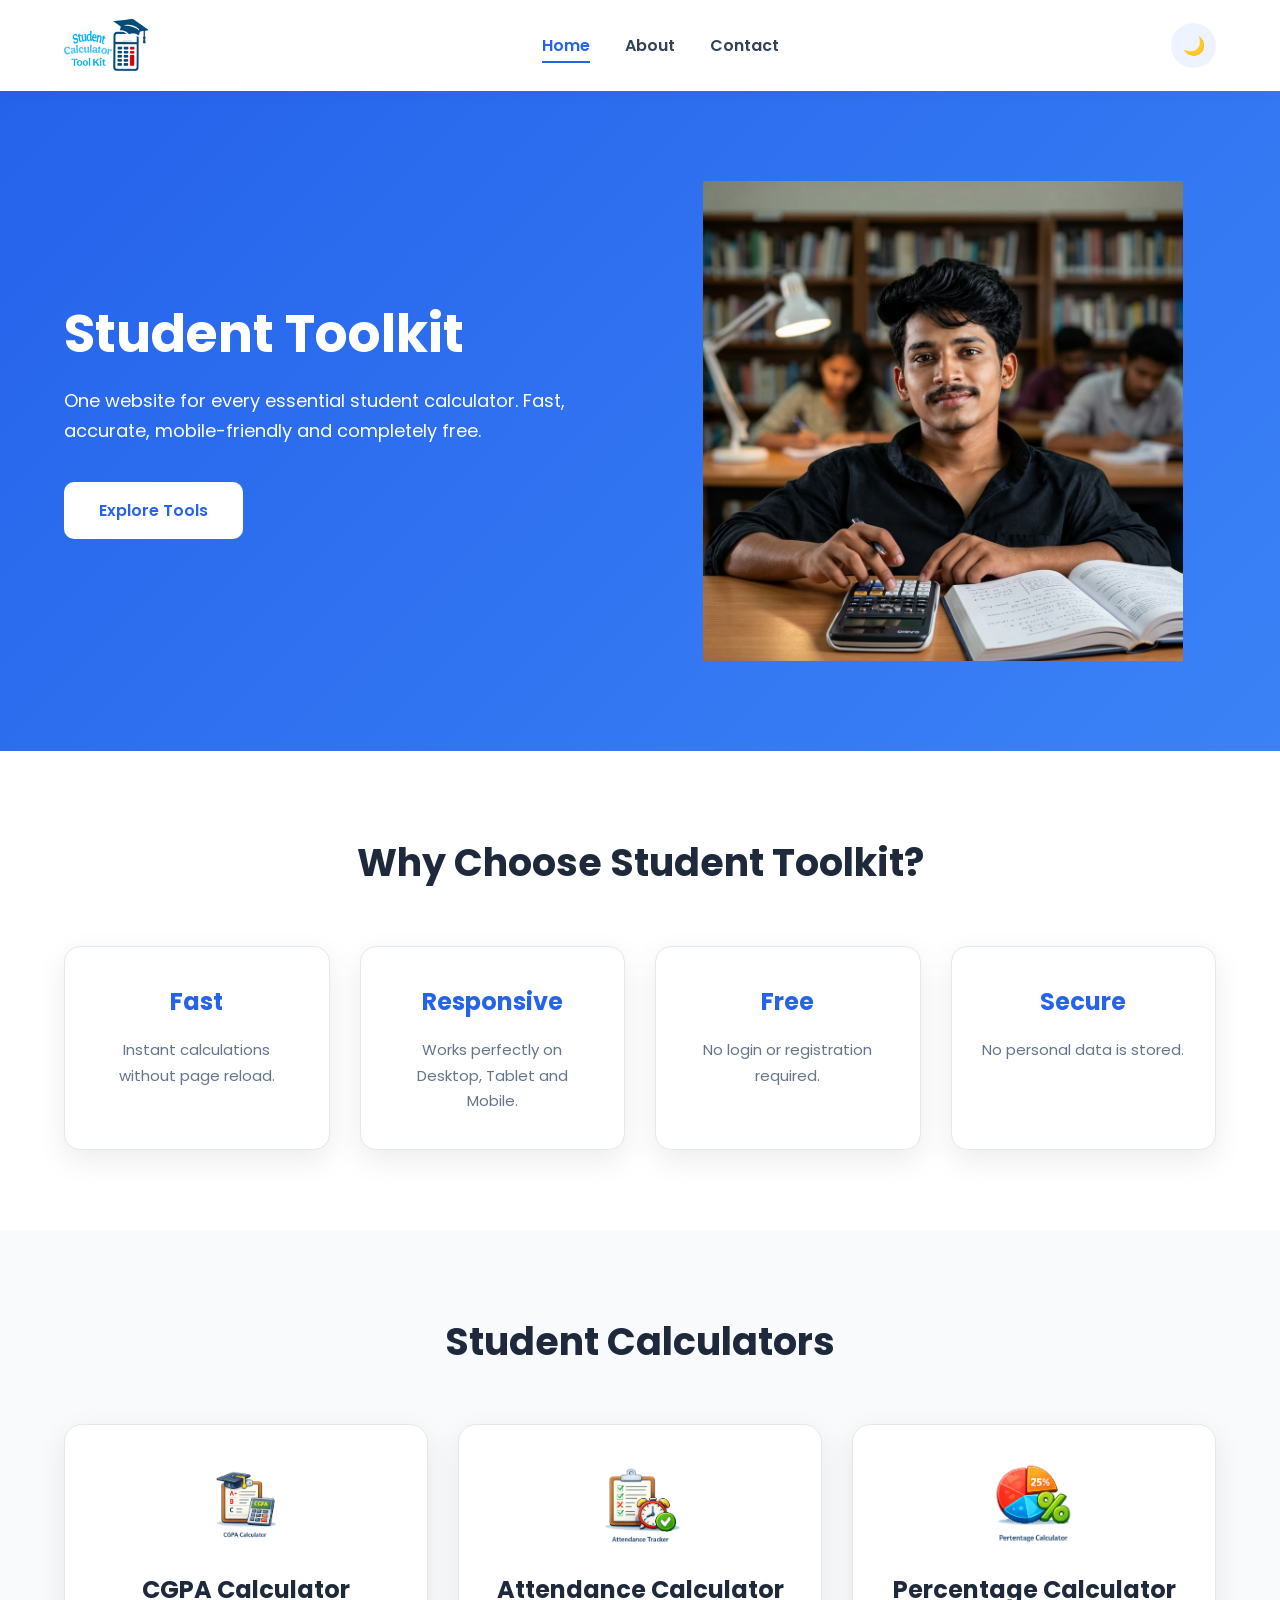
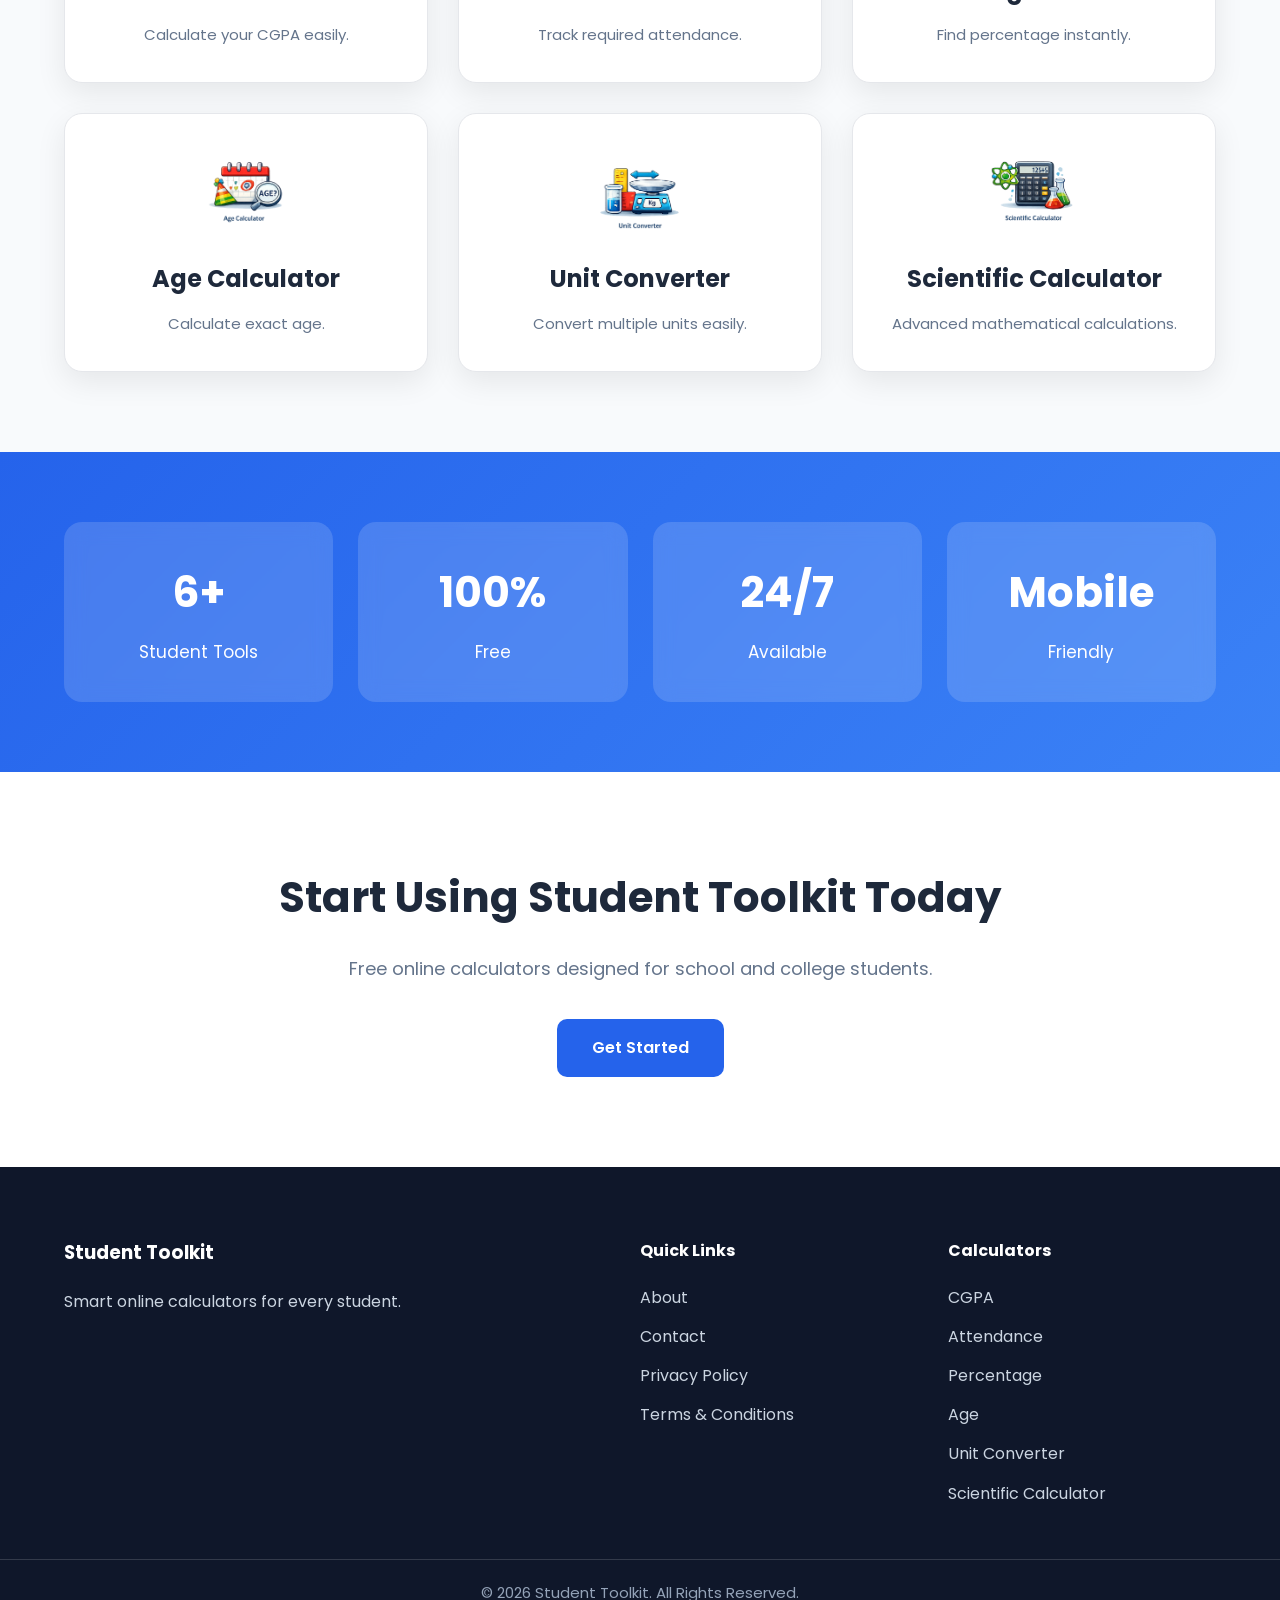
<file: index.html>
<!DOCTYPE html>
<html lang="en">

<head>

    <meta charset="UTF-8">

    <meta name="viewport" content="width=device-width, initial-scale=1.0">

    <meta name="description" content="Student Toolkit - Free online calculators for students including CGPA, Attendance, Percentage, Age Calculator, Unit Converter, and Scientific Calculator.">

    <meta name="keywords" content="Student Toolkit, CGPA Calculator, Attendance Calculator, Percentage Calculator, Age Calculator, Unit Converter, Scientific Calculator">

    <meta name="author" content="Student Toolkit">

    <meta name="robots" content="index, follow">

    <meta name="theme-color" content="#2563eb">

    <meta name="google-site-verification" content="R0FkwuUlbliWhXenLzIo9BP8lkksA9VXss5UG0zpSsQ" />

    <title>Student Toolkit - Free Student Calculators</title>


    <link rel="icon" href="assets/favicon.ico">

    <link rel="manifest" href="manifest.json">


    <!-- CSS -->
    <link rel="stylesheet" href="css/style.css">

    <link rel="stylesheet" href="css/responsive.css">


    <!-- JavaScript -->
    <script defer src="js/app.js"></script>


</head>


<body>


<!-- ================= HEADER ================= -->

<header>

<div class="container">


    <div class="logo">

        <a href="index.html">

            <img 
            src="assets/logo.jpeg"
            alt="Student Toolkit Logo">

        </a>

    </div>



    <nav>

        <ul>

            <li>
                <a class="active" href="index.html">
                    Home
                </a>
            </li>


            <li>
                <a href="about.html">
                    About
                </a>
            </li>


            <li>
                <a href="contact.html">
                    Contact
                </a>
            </li>


        </ul>

    </nav>



    <button 
    id="themeToggle"
    aria-label="Toggle dark mode">

        🌙

    </button>


</div>

</header>





<!-- ================= HERO ================= -->


<section class="hero">


<div class="container hero-content">


<div>


<h1>
Student Toolkit
</h1>


<p>
One website for every essential student calculator.
Fast, accurate, mobile-friendly and completely free.
</p>



<a href="#tools" class="btn">

Explore Tools

</a>


</div>




<div>


<img 
src="images/hero-banner.png"
alt="Student Toolkit Calculator Website"
loading="lazy">


</div>



</div>


</section>






<!-- ================= FEATURES ================= -->


<section class="features">


<div class="container">


<h2>
Why Choose Student Toolkit?
</h2>



<div class="feature-grid">



<div class="feature-card">

<h3>
Fast
</h3>

<p>
Instant calculations without page reload.
</p>

</div>




<div class="feature-card">

<h3>
Responsive
</h3>

<p>
Works perfectly on Desktop, Tablet and Mobile.
</p>

</div>




<div class="feature-card">

<h3>
Free
</h3>

<p>
No login or registration required.
</p>

</div>




<div class="feature-card">

<h3>
Secure
</h3>

<p>
No personal data is stored.
</p>

</div>



</div>


</div>


</section>





<!-- ================= TOOLS ================= -->


<section id="tools" class="tools">


<div class="container">


<h2>
Student Calculators
</h2>



<div class="tool-grid">



<!-- CGPA -->

<a href="calculators/cgpa-calculator.html" class="tool-card">


<img 
src="images/cgpa-icon.png"
alt="CGPA Calculator"
loading="lazy">


<h3>
CGPA Calculator
</h3>


<p>
Calculate your CGPA easily.
</p>


</a>





<!-- Attendance -->


<a href="calculators/attendance-calculator.html" class="tool-card">


<img 
src="images/attendance-icon.png"
alt="Attendance Calculator"
loading="lazy">


<h3>
Attendance Calculator
</h3>


<p>
Track required attendance.
</p>


</a>





<!-- Percentage -->


<a href="calculators/percentage-calculator.html" class="tool-card">


<img 
src="images/percentage-icon.png"
alt="Percentage Calculator"
loading="lazy">


<h3>
Percentage Calculator
</h3>


<p>
Find percentage instantly.
</p>


</a>




<!-- Age -->


<a href="calculators/age-calculator.html" class="tool-card">


<img 
src="images/age-icon.png"
alt="Age Calculator"
loading="lazy">


<h3>
Age Calculator
</h3>


<p>
Calculate exact age.
</p>


</a>


<!-- Unit Converter -->


<a href="calculators/unit-converter.html" class="tool-card">


<img 
src="images/converter-icon.png"
alt="Unit Converter"
loading="lazy">


<h3>
Unit Converter
</h3>


<p>
Convert multiple units easily.
</p>


</a>






<!-- Scientific Calculator -->


<a href="calculators/scientific-calculator.html" class="tool-card">


<img 
src="images/calculator-icon.png"
alt="Scientific Calculator"
loading="lazy">


<h3>
Scientific Calculator
</h3>


<p>
Advanced mathematical calculations.
</p>


</a>



</div>


</div>


</section>







<!-- ================= STATS ================= -->


<section class="stats">


<div class="container">



<div class="stat-box">


<h2>
6+
</h2>


<p>
Student Tools
</p>


</div>





<div class="stat-box">


<h2>
100%
</h2>


<p>
Free
</p>


</div>





<div class="stat-box">


<h2>
24/7
</h2>


<p>
Available
</p>


</div>





<div class="stat-box">


<h2>
Mobile
</h2>


<p>
Friendly
</p>


</div>



</div>


</section>








<!-- ================= CTA ================= -->


<section class="cta">


<div class="container">



<h2>
Start Using Student Toolkit Today
</h2>



<p>
Free online calculators designed for school and college students.
</p>



<a href="#tools" class="btn">

Get Started

</a>



</div>


</section>








<!-- ================= FOOTER ================= -->


<footer>


<div class="container footer-grid">





<div>


<h3>
Student Toolkit
</h3>


<p>
Smart online calculators for every student.
</p>


</div>






<div>


<h4>
Quick Links
</h4>



<ul>


<li>
<a href="about.html">
About
</a>
</li>


<li>
<a href="contact.html">
Contact
</a>
</li>


<li>
<a href="privacy-policy.html">
Privacy Policy
</a>
</li>


<li>
<a href="terms-and-conditions.html">
Terms & Conditions
</a>
</li>


</ul>


</div>








<div>


<h4>
Calculators
</h4>



<ul>


<li>
<a href="calculators/cgpa-calculator.html">
CGPA
</a>
</li>


<li>
<a href="calculators/attendance-calculator.html">
Attendance
</a>
</li>


<li>
<a href="calculators/percentage-calculator.html">
Percentage
</a>
</li>


<li>
<a href="calculators/age-calculator.html">
Age
</a>
</li>


<li>
<a href="calculators/unit-converter.html">
Unit Converter
</a>
</li>


<li>
<a href="calculators/scientific-calculator.html">
Scientific Calculator
</a>
</li>


</ul>


</div>




</div>





<div class="copyright">


© 2026 Student Toolkit. All Rights Reserved.


</div>




</footer>







</body>


</html>
</file>
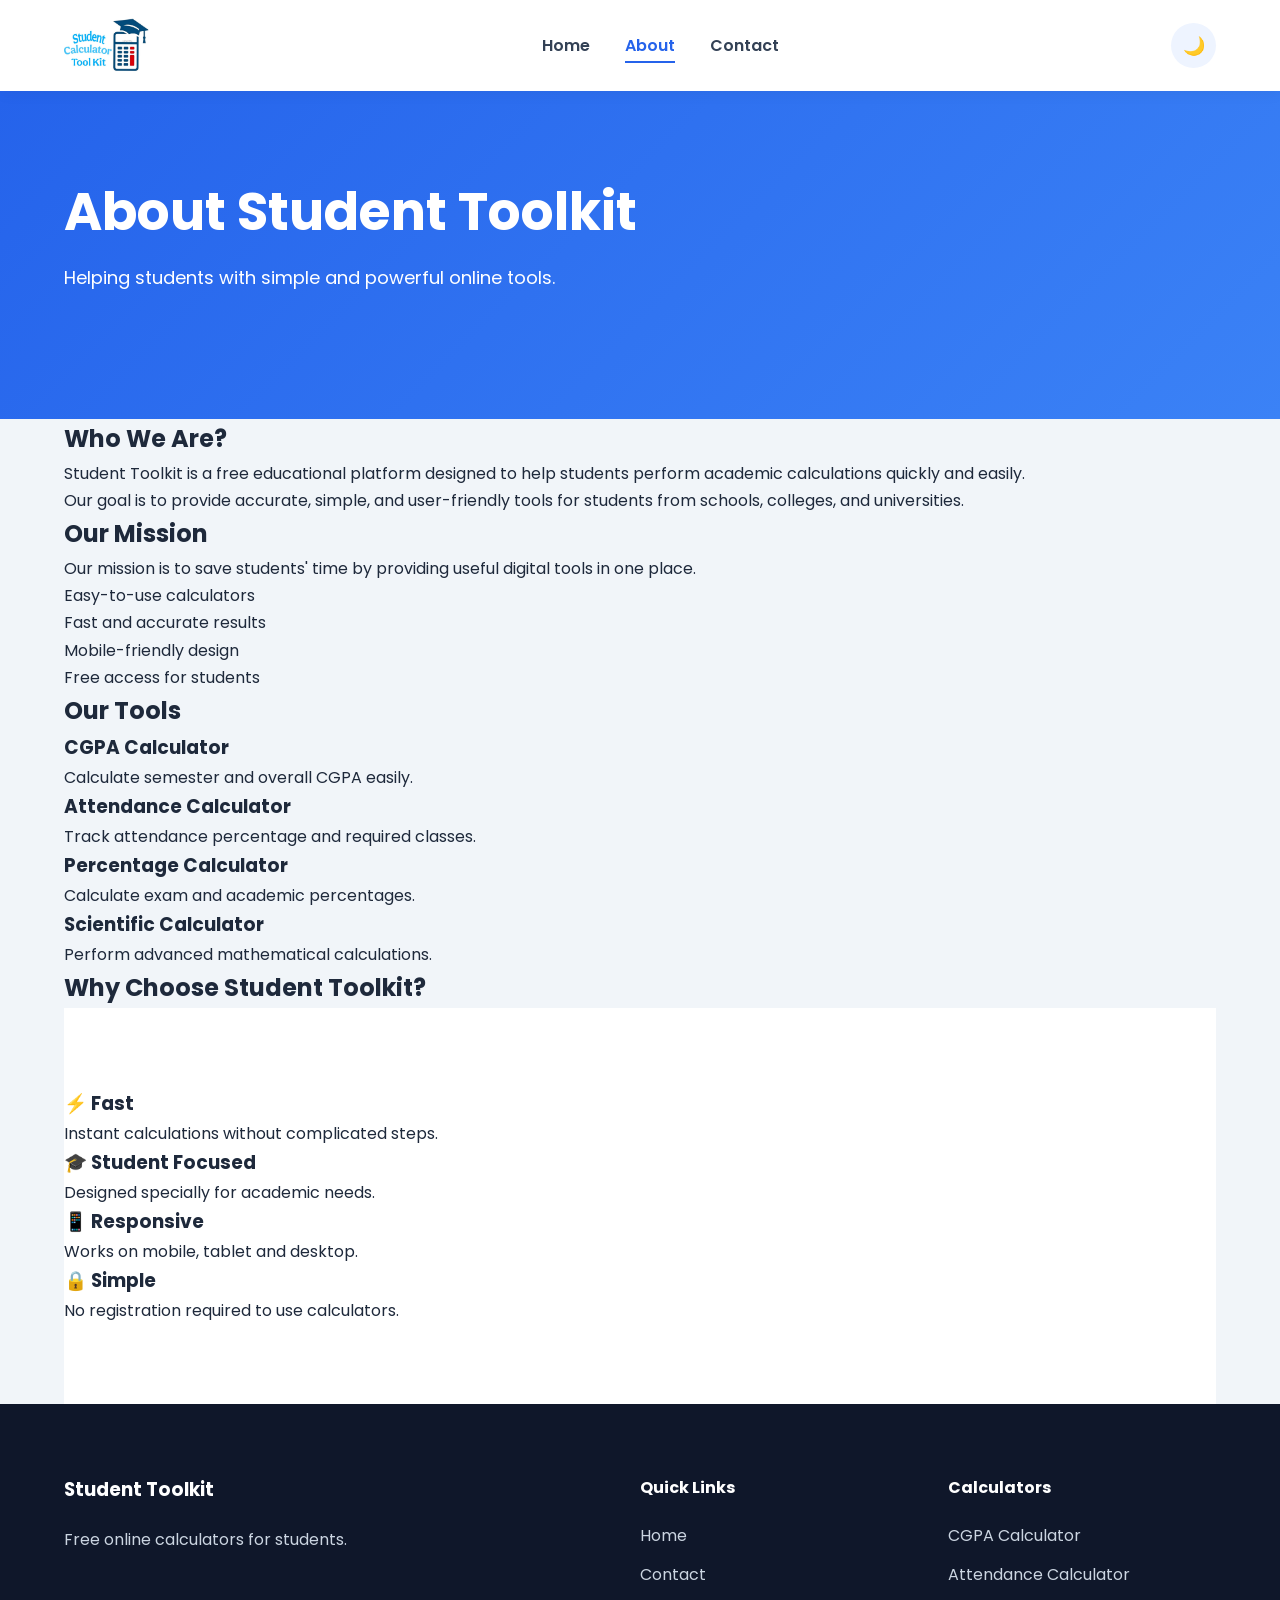
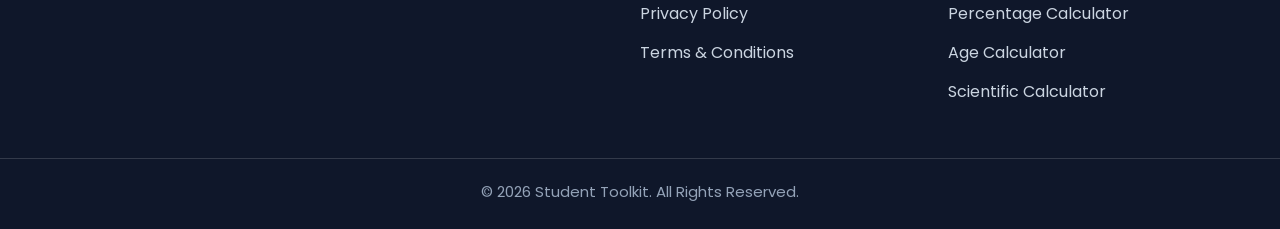
<file: about.html>
<!DOCTYPE html>
<html lang="en">

<head>

<meta charset="UTF-8">

<meta name="viewport" content="width=device-width, initial-scale=1.0">

<title>About Us | Student Toolkit</title>

<meta name="description" content="Learn about Student Toolkit, a platform providing free online calculators for students.">

<link rel="icon" href="assets/favicon.ico">

<link rel="stylesheet" href="css/style.css">
<link rel="stylesheet" href="css/responsive.css">

</head>


<body>


<header>

<div class="container">

<div class="logo">

<a href="index.html">

<img src="assets/logo.jpeg" alt="Student Toolkit">

</a>

</div>


<nav>

<ul>

<li><a href="index.html">Home</a></li>

<li><a href="about.html">About</a></li>

<li><a href="contact.html">Contact</a></li>

</ul>

</nav>


<button id="themeToggle">
🌙
</button>


</div>

</header>




<section class="hero">

<div class="container">

<h1>About Student Toolkit</h1>

<p>

Helping students with simple and powerful online tools.

</p>

</div>

</section>




<section class="about-section">


<div class="container">


<div class="about-card">


<h2>Who We Are?</h2>


<p>

Student Toolkit is a free educational platform designed to help students perform academic calculations quickly and easily.

</p>


<p>

Our goal is to provide accurate, simple, and user-friendly tools for students from schools, colleges, and universities.

</p>


</div>



<div class="about-card">


<h2>Our Mission</h2>


<p>

Our mission is to save students' time by providing useful digital tools in one place.

</p>


<ul>

<li>Easy-to-use calculators</li>

<li>Fast and accurate results</li>

<li>Mobile-friendly design</li>

<li>Free access for students</li>

</ul>


</div>




<div class="about-card">


<h2>Our Tools</h2>


<div class="tools-grid">


<div class="tool-box">

<h3>CGPA Calculator</h3>

<p>
Calculate semester and overall CGPA easily.
</p>

</div>



<div class="tool-box">

<h3>Attendance Calculator</h3>

<p>
Track attendance percentage and required classes.
</p>

</div>



<div class="tool-box">

<h3>Percentage Calculator</h3>

<p>
Calculate exam and academic percentages.
</p>

</div>



<div class="tool-box">

<h3>Scientific Calculator</h3>

<p>
Perform advanced mathematical calculations.
</p>

</div>


</div>


</div>


</div>


</section>





<section class="why-section">


<div class="container">


<h2>Why Choose Student Toolkit?</h2>


<div class="features">


<div>

<h3>⚡ Fast</h3>

<p>Instant calculations without complicated steps.</p>

</div>


<div>

<h3>🎓 Student Focused</h3>

<p>Designed specially for academic needs.</p>

</div>


<div>

<h3>📱 Responsive</h3>

<p>Works on mobile, tablet and desktop.</p>

</div>


<div>

<h3>🔒 Simple</h3>

<p>No registration required to use calculators.</p>

</div>


</div>


</div>


</section>





<footer>


<div class="container footer-grid">


<div>

<h3>Student Toolkit</h3>

<p>

Free online calculators for students.

</p>

</div>



<div>

<h4>Quick Links</h4>

<ul>

<li><a href="index.html">Home</a></li>

<li><a href="contact.html">Contact</a></li>

<li><a href="privacy-policy.html">Privacy Policy</a></li>

<li><a href="terms-and-conditions.html">Terms & Conditions</a></li>

</ul>

</div>



<div>

<h4>Calculators</h4>

<ul>

<li><a href="calculators/cgpa-calculator.html">CGPA Calculator</a></li>

<li><a href="calculators/attendance-calculator.html">Attendance Calculator</a></li>

<li><a href="calculators/percentage-calculator.html">Percentage Calculator</a></li>

<li><a href="calculators/age-calculator.html">Age Calculator</a></li>

<li><a href="calculators/scientific-calculator.html">Scientific Calculator</a></li>

</ul>

</div>


</div>



<div class="copyright">

© 2026 Student Toolkit. All Rights Reserved.

</div>


</footer>




<script src="js/app.js"></script>


</body>

</html>
</file>
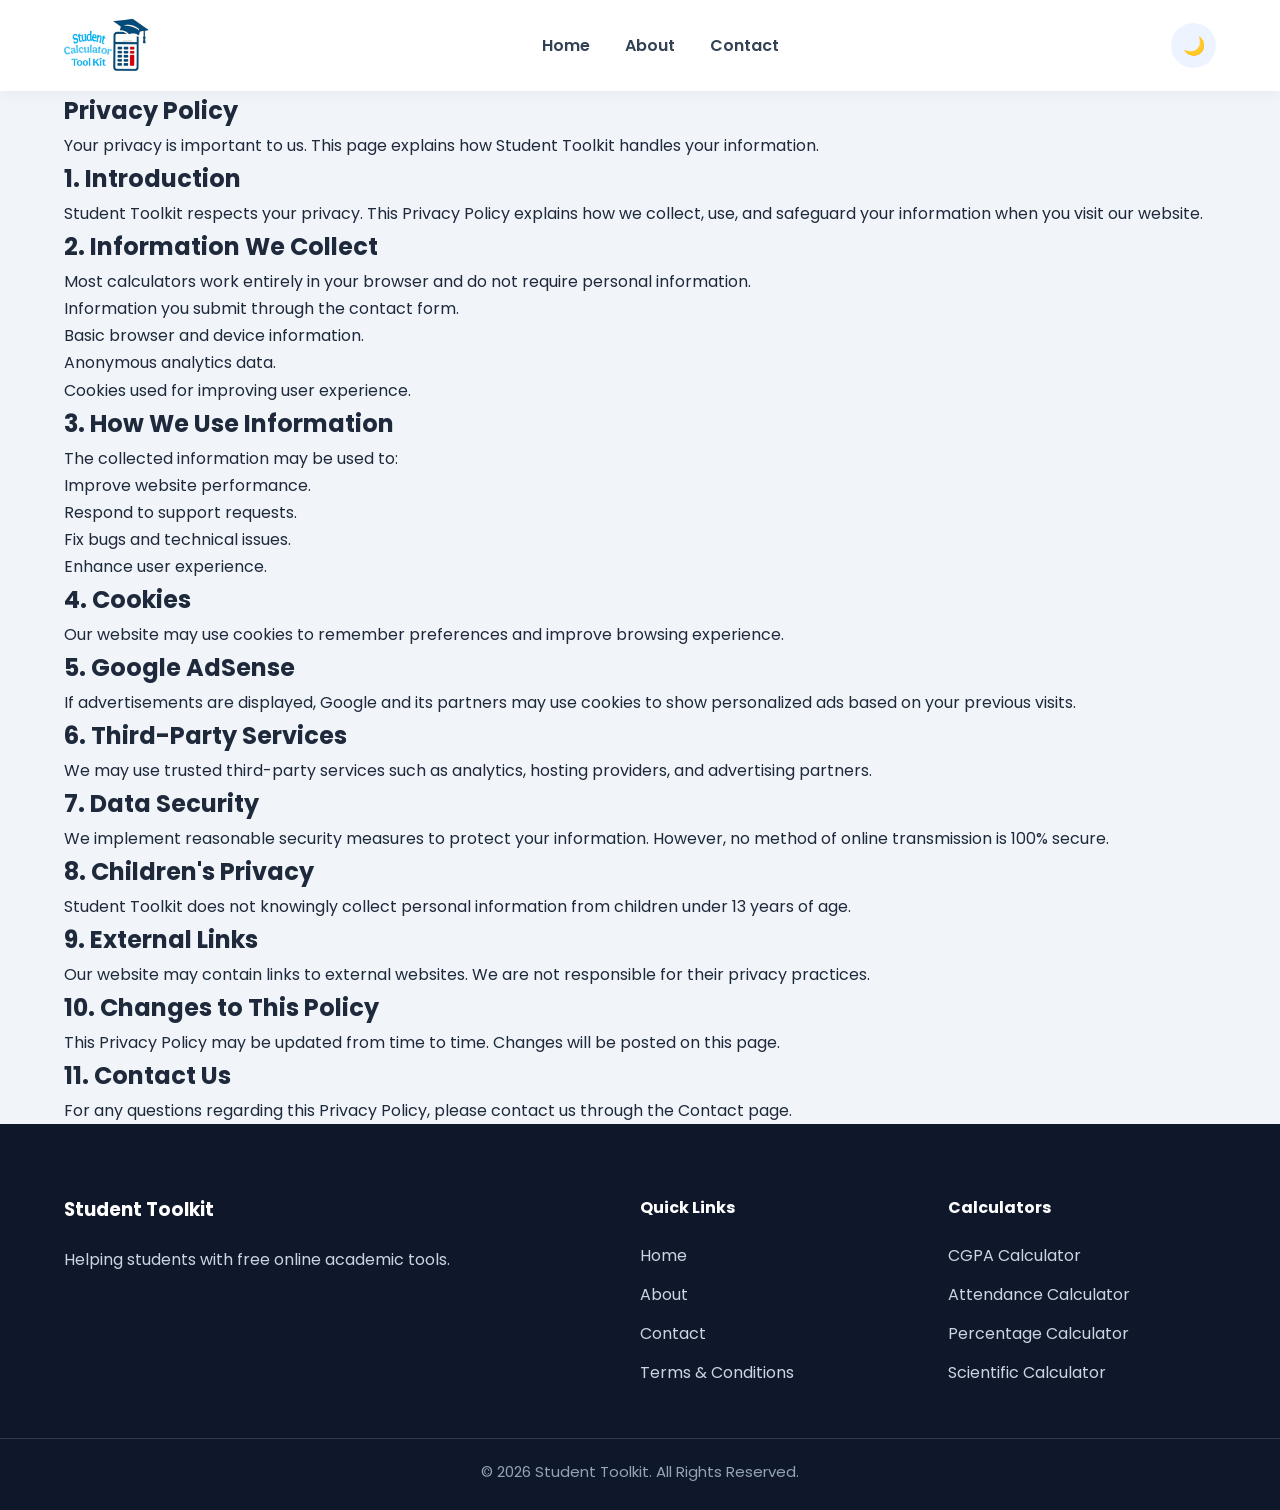
<file: privacy-policy.html>
<!DOCTYPE html>
<html lang="en">

<head>

    <meta charset="UTF-8">
    <meta name="viewport" content="width=device-width, initial-scale=1.0">

    <title>Privacy Policy | Student Toolkit</title>

    <meta name="description"
        content="Read the Privacy Policy of Student Toolkit to understand how we collect, use and protect your information.">

    <link rel="icon" href="assets/favicon.ico">

    <link rel="stylesheet" href="css/style.css">
    <link rel="stylesheet" href="css/responsive.css">

    <script defer src="js/app.js"></script>

</head>

<body>

<header>

    <div class="container">

        <div class="logo">

            <a href="index.html">
                <img src="assets/logo.jpeg" alt="Student Toolkit Logo">
            </a>

        </div>

        <nav>

            <ul>

                <li><a href="index.html">Home</a></li>

                <li><a href="about.html">About</a></li>

                <li><a href="contact.html">Contact</a></li>

            </ul>

        </nav>

        <button id="themeToggle">🌙</button>

    </div>

</header>

<section class="page-hero">

    <div class="container">

        <h1>Privacy Policy</h1>

        <p>

            Your privacy is important to us. This page explains
            how Student Toolkit handles your information.

        </p>

    </div>

</section>

<section class="content-page">

<div class="container">

<h2>1. Introduction</h2>

<p>

Student Toolkit respects your privacy. This Privacy Policy explains
how we collect, use, and safeguard your information when you visit
our website.

</p>

<h2>2. Information We Collect</h2>

<p>

Most calculators work entirely in your browser and do not require
personal information.

</p>

<ul>

<li>Information you submit through the contact form.</li>

<li>Basic browser and device information.</li>

<li>Anonymous analytics data.</li>

<li>Cookies used for improving user experience.</li>

</ul>

<h2>3. How We Use Information</h2>

<p>

The collected information may be used to:

</p>

<ul>

<li>Improve website performance.</li>

<li>Respond to support requests.</li>

<li>Fix bugs and technical issues.</li>

<li>Enhance user experience.</li>

</ul>

<h2>4. Cookies</h2>

<p>

Our website may use cookies to remember preferences
and improve browsing experience.

</p>

<h2>5. Google AdSense</h2>

<p>

If advertisements are displayed, Google and its partners
may use cookies to show personalized ads based on your
previous visits.

</p>

<h2>6. Third-Party Services</h2>

<p>

We may use trusted third-party services such as analytics,
hosting providers, and advertising partners.

</p>
<h2>7. Data Security</h2>

<p>

We implement reasonable security measures to protect your
information. However, no method of online transmission is
100% secure.

</p>

<h2>8. Children's Privacy</h2>

<p>

Student Toolkit does not knowingly collect personal
information from children under 13 years of age.

</p>

<h2>9. External Links</h2>

<p>

Our website may contain links to external websites.
We are not responsible for their privacy practices.

</p>

<h2>10. Changes to This Policy</h2>

<p>

This Privacy Policy may be updated from time to time.
Changes will be posted on this page.

</p>

<h2>11. Contact Us</h2>

<p>

For any questions regarding this Privacy Policy,
please contact us through the Contact page.

</p>

</div>

</section>

<footer>

<div class="container footer-grid">

<div>

<h3>Student Toolkit</h3>

<p>

Helping students with free online academic tools.

</p>

</div>

<div>

<h4>Quick Links</h4>

<ul>

<li><a href="index.html">Home</a></li>
<li><a href="about.html">About</a></li>
<li><a href="contact.html">Contact</a></li>
<li><a href="terms-and-conditions.html">Terms & Conditions</a></li>

</ul>

</div>

<div>

<h4>Calculators</h4>

<ul>

<li><a href="calculators/cgpa-calculator.html">CGPA Calculator</a></li>
<li><a href="calculators/attendance-calculator.html">Attendance Calculator</a></li>
<li><a href="calculators/percentage-calculator.html">Percentage Calculator</a></li>
<li><a href="calculators/scientific-calculator.html">Scientific Calculator</a></li>

</ul>

</div>

</div>

<div class="copyright">

© 2026 Student Toolkit. All Rights Reserved.

</div>

</footer>

</body>

</html>
</file>
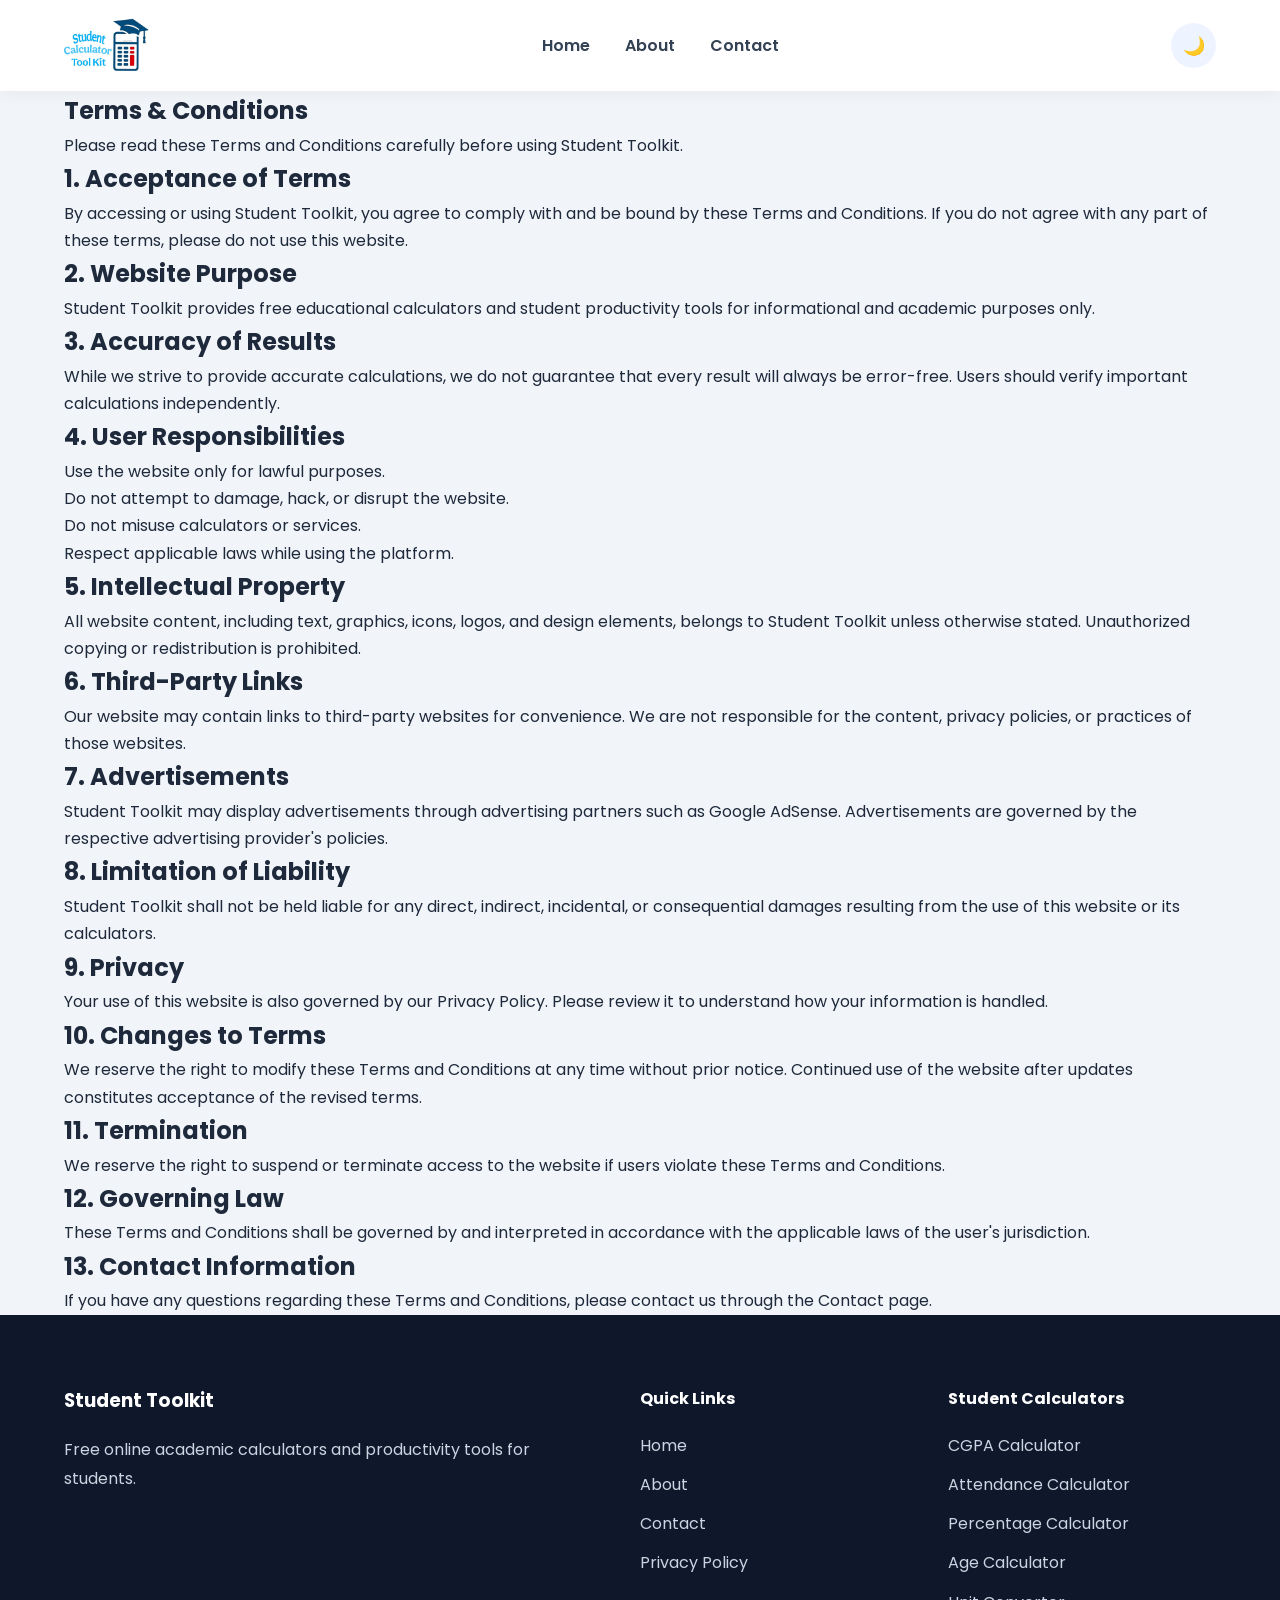
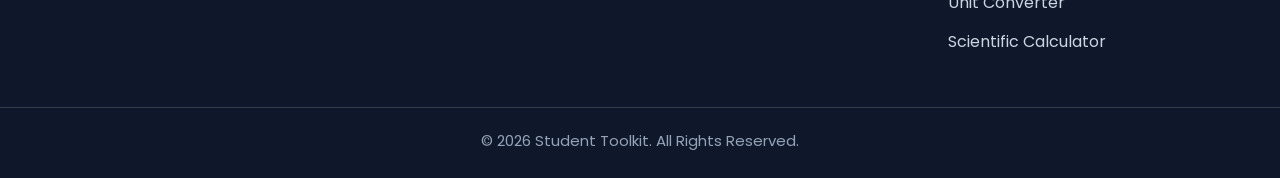
<file: terms-and-conditions.html>
<!DOCTYPE html>
<html lang="en">

<head>

    <meta charset="UTF-8">
    <meta name="viewport" content="width=device-width, initial-scale=1.0">

    <title>Terms & Conditions | Student Toolkit</title>

    <meta name="description"
        content="Read the Terms and Conditions for using Student Toolkit and its online calculators.">

    <link rel="icon" href="assets/favicon.ico">

    <link rel="stylesheet" href="css/style.css">
    <link rel="stylesheet" href="css/responsive.css">

    <script defer src="js/app.js"></script>

</head>

<body>

<header>

    <div class="container">

        <div class="logo">

            <a href="index.html">

                <img src="assets/logo.jpeg" alt="Student Toolkit Logo">

            </a>

        </div>

        <nav>

            <ul>

                <li><a href="index.html">Home</a></li>

                <li><a href="about.html">About</a></li>

                <li><a href="contact.html">Contact</a></li>

            </ul>

        </nav>

        <button id="themeToggle">🌙</button>

    </div>

</header>

<section class="page-hero">

    <div class="container">

        <h1>Terms & Conditions</h1>

        <p>

            Please read these Terms and Conditions carefully before using Student Toolkit.

        </p>

    </div>

</section>

<section class="content-page">

<div class="container">

<h2>1. Acceptance of Terms</h2>

<p>

By accessing or using Student Toolkit, you agree to comply with and be bound by these Terms and Conditions. If you do not agree with any part of these terms, please do not use this website.

</p>

<h2>2. Website Purpose</h2>

<p>

Student Toolkit provides free educational calculators and student productivity tools for informational and academic purposes only.

</p>

<h2>3. Accuracy of Results</h2>

<p>

While we strive to provide accurate calculations, we do not guarantee that every result will always be error-free. Users should verify important calculations independently.

</p>

<h2>4. User Responsibilities</h2>

<ul>

<li>Use the website only for lawful purposes.</li>

<li>Do not attempt to damage, hack, or disrupt the website.</li>

<li>Do not misuse calculators or services.</li>

<li>Respect applicable laws while using the platform.</li>

</ul>

<h2>5. Intellectual Property</h2>

<p>

All website content, including text, graphics, icons, logos, and design elements, belongs to Student Toolkit unless otherwise stated. Unauthorized copying or redistribution is prohibited.

</p>

<h2>6. Third-Party Links</h2>

<p>

Our website may contain links to third-party websites for convenience. We are not responsible for the content, privacy policies, or practices of those websites.

</p>

<h2>7. Advertisements</h2>

<p>

Student Toolkit may display advertisements through advertising partners such as Google AdSense. Advertisements are governed by the respective advertising provider's policies.

</p>
<h2>8. Limitation of Liability</h2>

<p>

Student Toolkit shall not be held liable for any direct, indirect, incidental, or consequential damages resulting from the use of this website or its calculators.

</p>

<h2>9. Privacy</h2>

<p>

Your use of this website is also governed by our Privacy Policy. Please review it to understand how your information is handled.

</p>

<h2>10. Changes to Terms</h2>

<p>

We reserve the right to modify these Terms and Conditions at any time without prior notice. Continued use of the website after updates constitutes acceptance of the revised terms.

</p>

<h2>11. Termination</h2>

<p>

We reserve the right to suspend or terminate access to the website if users violate these Terms and Conditions.

</p>

<h2>12. Governing Law</h2>

<p>

These Terms and Conditions shall be governed by and interpreted in accordance with the applicable laws of the user's jurisdiction.

</p>

<h2>13. Contact Information</h2>

<p>

If you have any questions regarding these Terms and Conditions, please contact us through the Contact page.

</p>

</div>

</section>

<footer>

<div class="container footer-grid">

<div>

<h3>Student Toolkit</h3>

<p>

Free online academic calculators and productivity tools for students.

</p>

</div>

<div>

<h4>Quick Links</h4>

<ul>

<li><a href="index.html">Home</a></li>
<li><a href="about.html">About</a></li>
<li><a href="contact.html">Contact</a></li>
<li><a href="privacy-policy.html">Privacy Policy</a></li>

</ul>

</div>

<div>

<h4>Student Calculators</h4>

<ul>

<li><a href="calculators/cgpa-calculator.html">CGPA Calculator</a></li>
<li><a href="calculators/attendance-calculator.html">Attendance Calculator</a></li>
<li><a href="calculators/percentage-calculator.html">Percentage Calculator</a></li>
<li><a href="calculators/age-calculator.html">Age Calculator</a></li>
<li><a href="calculators/unit-converter.html">Unit Converter</a></li>
<li><a href="calculators/scientific-calculator.html">Scientific Calculator</a></li>

</ul>

</div>

</div>

<div class="copyright">

© 2026 Student Toolkit. All Rights Reserved.

</div>

</footer>

</body>

</html>
</file>
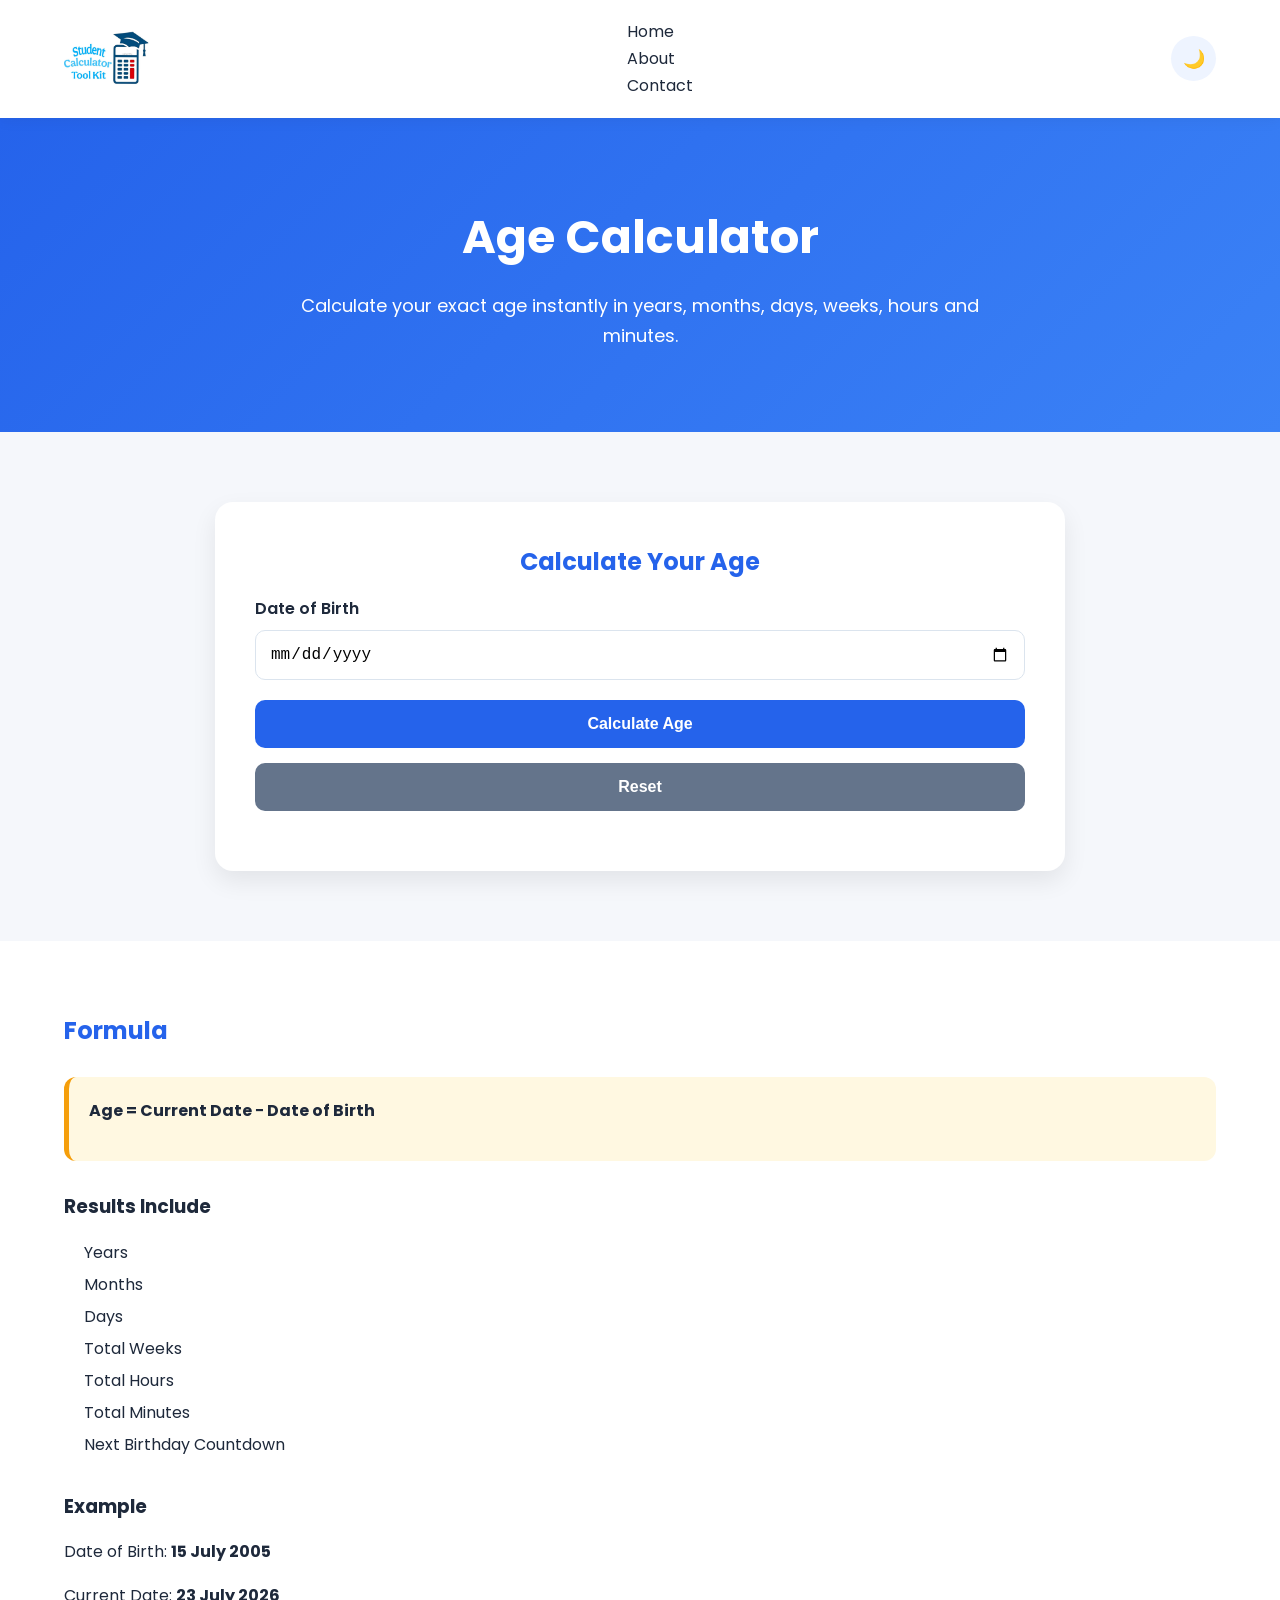
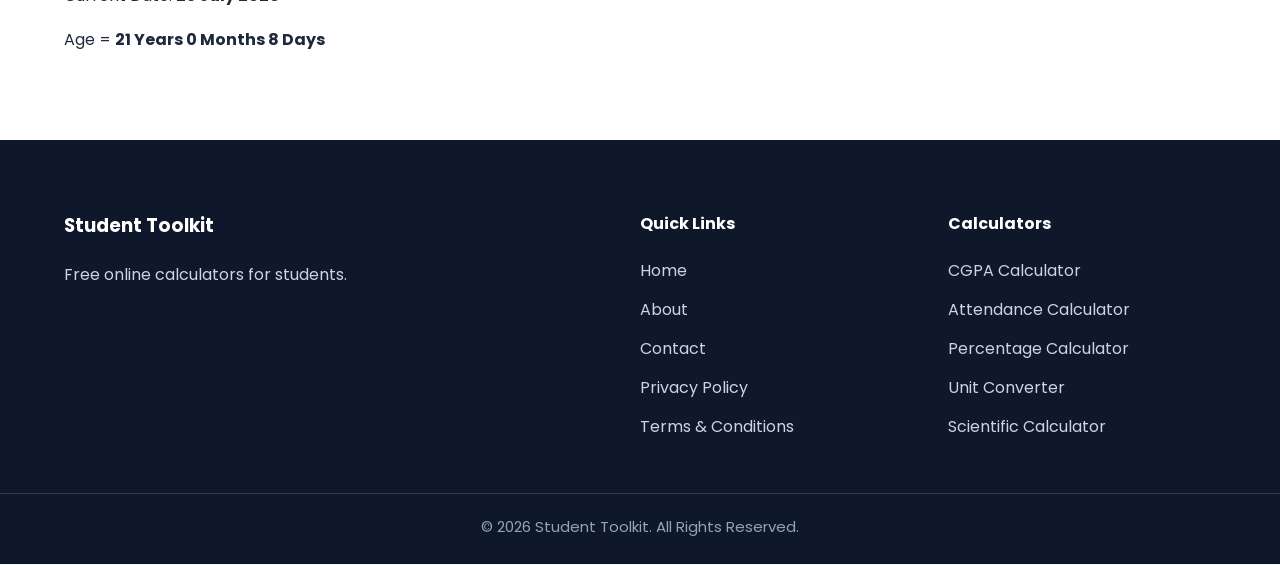
<file: calculators/age-calculator.html>
<!DOCTYPE html>
<html lang="en">
<head>
<meta charset="UTF-8">
<meta name="viewport" content="width=device-width, initial-scale=1.0">

<title>Age Calculator | Student Toolkit</title>

<link rel="icon" href="../assets/favicon.ico">

<link rel="stylesheet" href="../css/style.css">
<link rel="stylesheet" href="../css/responsive.css">
<link rel="link" href="../css/calculator.css">
<link rel="stylesheet" href="../css/calculator.css">

</head>

<body>

<header>

<div class="container">

<div class="logo">
<a href="../index.html">
<img src="../assets/logo.jpeg" alt="Student Toolkit">
</a>
</div>
<ul>
<li><a href="../index.html">Home</a></li>
<li><a href="../about.html">About</a></li>
<li><a href="../contact.html">Contact</a></li>
</ul>
</nav>

<button id="themeToggle">🌙</button>

</div>

</header>

<!-- Hero -->

<section class="calculator-hero">

<div class="container">

<h1>Age Calculator</h1>

<p>

Calculate your exact age instantly in years, months, days, weeks, hours and minutes.

</p>

</div>

</section>

<!-- Calculator -->

<section class="calculator-section">

<div class="calculator-container">

<div class="calculator-card">

<h2>Calculate Your Age</h2>

<div class="form-group">

<label>Date of Birth</label>

<input
type="date"
id="dob">

</div>

<button
class="btn-primary"
id="calculateAge">

Calculate Age

</button>

<button
class="btn-secondary"
id="resetAge">

Reset

</button>

<div
id="birthdayInfo"
class="mt-3">

</div>

<div
class="result-box"
id="ageResult">

</div>

</div>

</div>

</section>

<!-- Information -->

<section class="info-box">

<div class="container">

<h2>Formula</h2>

<div class="formula-box">

<p>

<strong>

Age = Current Date − Date of Birth

</strong>

</p>

</div>

<h3 class="mt-4">

Results Include

</h3>

<ul>

<li>Years</li>

<li>Months</li>

<li>Days</li>

<li>Total Weeks</li>

<li>Total Hours</li>

<li>Total Minutes</li>

<li>Next Birthday Countdown</li>

</ul>

<h3 class="mt-4">

Example

</h3>

<p>

Date of Birth: <strong>15 July 2005</strong>

</p>

<p>

Current Date: <strong>23 July 2026</strong>

</p>

<p>

Age = <strong>21 Years 0 Months 8 Days</strong>

</p>

</div>

</section>

<!-- Footer -->

<footer>

<div class="container footer-grid">

<div>

<h3>Student Toolkit</h3>

<p>

Free online calculators for students.

</p>

</div>

<div>

<h4>Quick Links</h4>

<ul>

<li><a href="../index.html">Home</a></li>
<li><a href="../about.html">About</a></li>
<li><a href="../contact.html">Contact</a></li>
<li><a href="../privacy-policy.html">Privacy Policy</a></li>
<li><a href="../terms-and-conditions.html">Terms & Conditions</a></li>

</ul>

</div>

<div>

<h4>Calculators</h4>

<ul>

<li><a href="cgpa-calculator.html">CGPA Calculator</a></li>
<li><a href="attendance-calculator.html">Attendance Calculator</a></li>
<li><a href="percentage-calculator.html">Percentage Calculator</a></li>
<li><a href="unit-converter.html">Unit Converter</a></li>
<li><a href="scientific-calculator.html">Scientific Calculator</a></li>

</ul>

</div>

</div>

<div class="copyright">

© 2026 Student Toolkit. All Rights Reserved.

</div>

</footer>

<script src="../js/app.js"></script>
<script src="../js/age.js"></script>

</body>
</html>
</file>
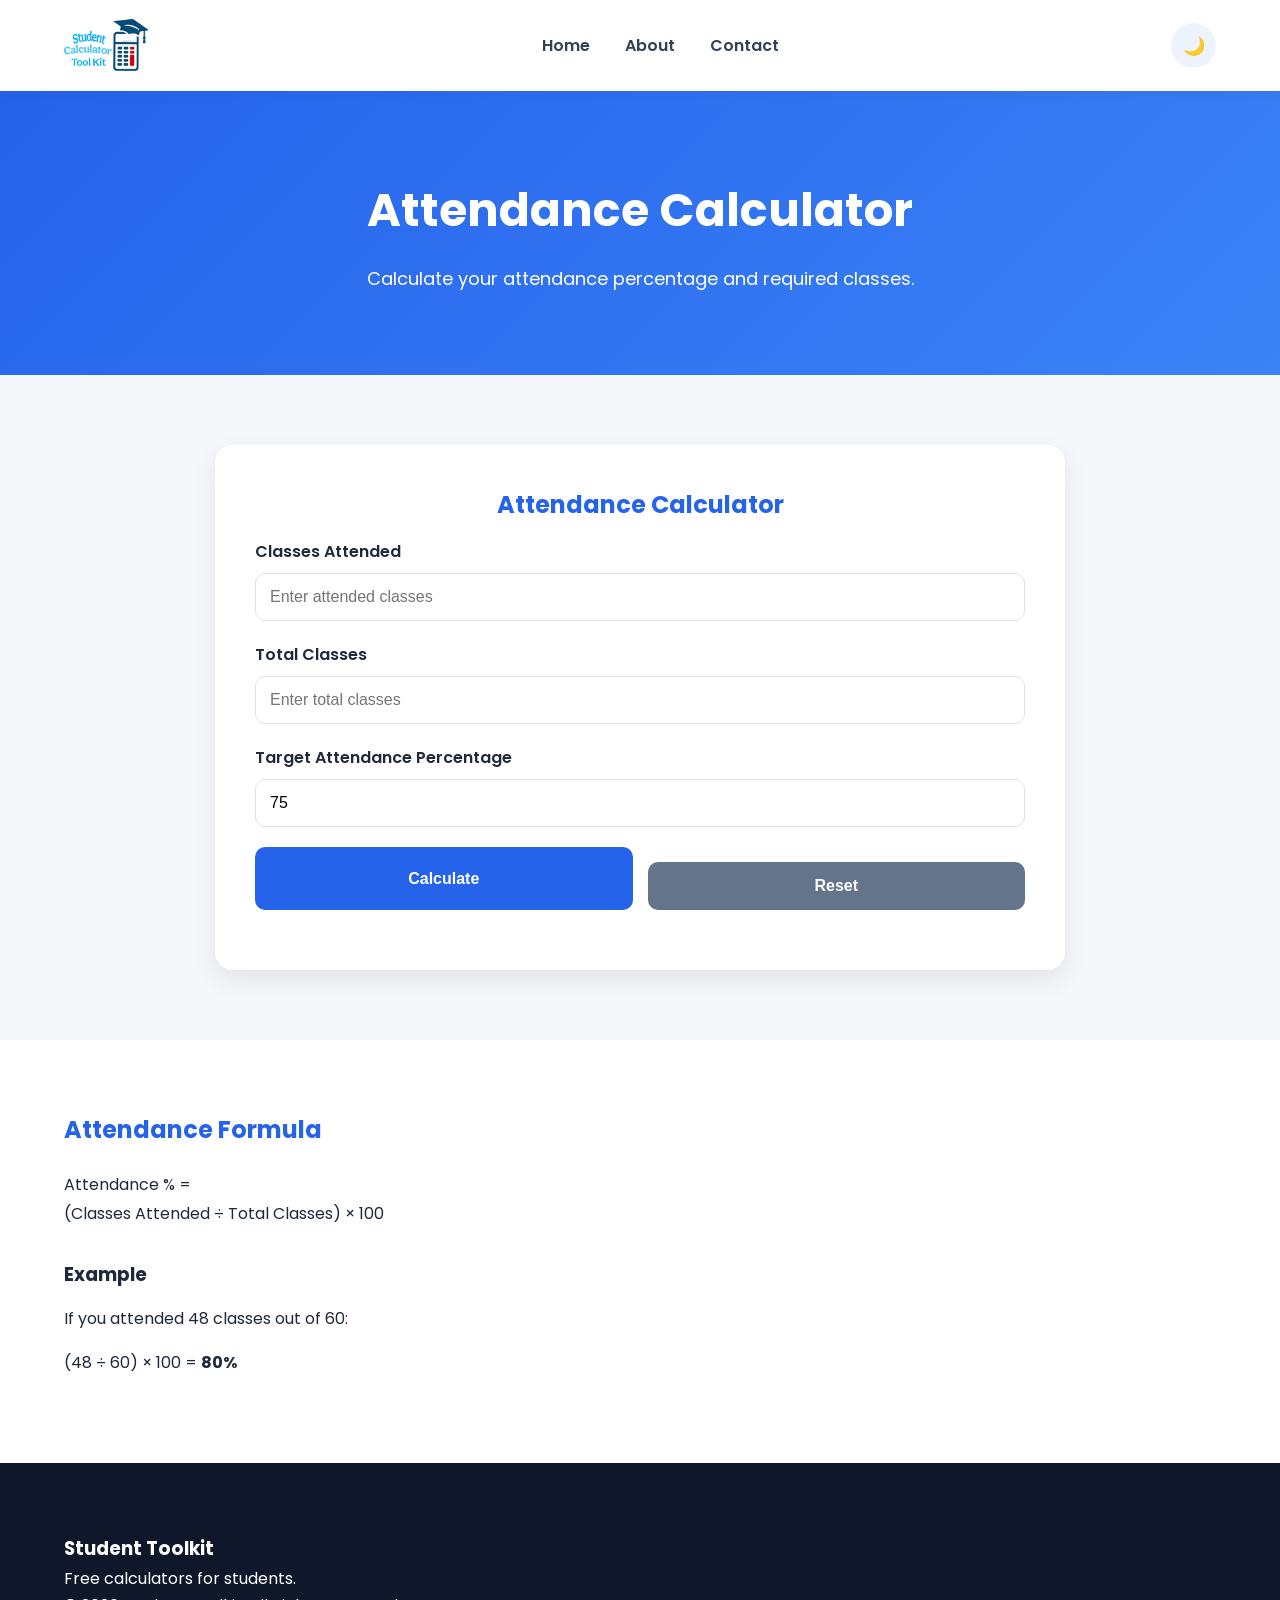
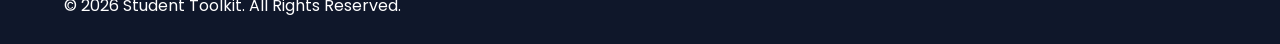
<file: calculators/attendance-calculator.html>
<!DOCTYPE html>
<html lang="en">

<head>

<meta charset="UTF-8">

<meta name="viewport" content="width=device-width, initial-scale=1.0">


<title>Attendance Calculator | Student Toolkit</title>


<meta name="description" content="Calculate attendance percentage and required classes using Student Toolkit.">


<link rel="icon" href="../assets/favicon.ico">


<link rel="stylesheet" href="../css/style.css">
<link rel="stylesheet" href="../css/responsive.css">
<link rel="stylesheet" href="../css/calculator.css">


<script defer src="../js/app.js"></script>


</head>


<body>


<!-- HEADER -->

<header>

<div class="container">


<div class="logo">

<a href="../index.html">

<img src="../assets/logo.jpeg" alt="Student Toolkit">

</a>

</div>


<nav>

<ul>

<li>
<a href="../index.html">
Home
</a>
</li>


<li>
<a href="../about.html">
About
</a>
</li>


<li>
<a href="../contact.html">
Contact
</a>
</li>


</ul>

</nav>


<button id="themeToggle">
🌙
</button>


</div>

</header>





<!-- HERO -->

<section class="calculator-hero">

<div class="container">


<h1>
Attendance Calculator
</h1>


<p>
Calculate your attendance percentage and required classes.
</p>


</div>

</section>







<!-- CALCULATOR -->


<section class="calculator-section">


<div class="calculator-container">


<div class="calculator-card">


<h2>
Attendance Calculator
</h2>




<div class="form-group">


<label>
Classes Attended
</label>


<input 
type="number"
id="attendedClasses"
placeholder="Enter attended classes">


</div>





<div class="form-group">


<label>
Total Classes
</label>


<input 
type="number"
id="totalClasses"
placeholder="Enter total classes">


</div>





<div class="form-group">


<label>
Target Attendance Percentage
</label>


<input 
type="number"
id="requiredAttendance"
value="75">


</div>





<div class="button-group">


<button 
class="btn-primary"
onclick="calculateAttendance()">

Calculate

</button>



<button 
class="btn-secondary"
onclick="resetAttendance()">

Reset

</button>


</div>






<div 
class="result-box"
id="attendanceResult">

</div>



</div>


</div>


</section>







<!-- INFO -->


<section class="info-box">

<div class="container">


<h2>
Attendance Formula
</h2>


<p>

Attendance % =
<br>

(Classes Attended ÷ Total Classes) × 100

</p>


<h3>
Example
</h3>


<p>

If you attended 48 classes out of 60:

</p>


<p>

(48 ÷ 60) × 100 = <b>80%</b>

</p>


</div>

</section>







<!-- FOOTER -->


<footer>

<div class="container">


<h3>
Student Toolkit
</h3>


<p>
Free calculators for students.
</p>


<p>
© <span id="year"></span> Student Toolkit. All Rights Reserved.
</p>


</div>

</footer>







<script>


function calculateAttendance(){


let attendedValue =
document.getElementById("attendedClasses").value;


let totalValue =
document.getElementById("totalClasses").value;


let requiredValue =
document.getElementById("requiredAttendance").value;



let result =
document.getElementById("attendanceResult");




if(
attendedValue === "" ||
totalValue === "" ||
requiredValue === ""
){


result.style.display="block";


result.innerHTML = `

<p class="error">
Please enter all values.
</p>

`;


return;

}




let attended =
Number(attendedValue);


let total =
Number(totalValue);


let required =
Number(requiredValue);





if(
total <= 0 ||
attended < 0 ||
attended > total
){


result.style.display="block";


result.innerHTML = `

<p class="error">
Please enter valid class values.
</p>

`;


return;


}





let percentage =
(attended / total) * 100;



let message = "";





if(percentage >= required){


message = `

<h3>
Attendance Result
</h3>


<p>
Current Attendance:
<b>${percentage.toFixed(2)}%</b>
</p>


<p>
Target Attendance:
<b>${required}%</b>
</p>


<p>
You have already reached your target attendance ✅
</p>


`;



}

else{


let needed = Math.ceil(

(
(required / 100) * total - attended
)
/
(1 - required / 100)

);



message = `

<h3>
Attendance Result
</h3>


<p>
Current Attendance:
<b>${percentage.toFixed(2)}%</b>
</p>


<p>
Target Attendance:
<b>${required}%</b>
</p>


<p>
You need to attend 
<b>${needed}</b>
more classes.
</p>


`;



}





result.style.display="block";


result.innerHTML = message;



}







function resetAttendance(){



document.getElementById(
"attendedClasses"
).value="";



document.getElementById(
"totalClasses"
).value="";



document.getElementById(
"requiredAttendance"
).value="75";



let result =
document.getElementById(
"attendanceResult"
);



result.style.display="none";


result.innerHTML="";



}



</script>



</body>

</html>
</file>
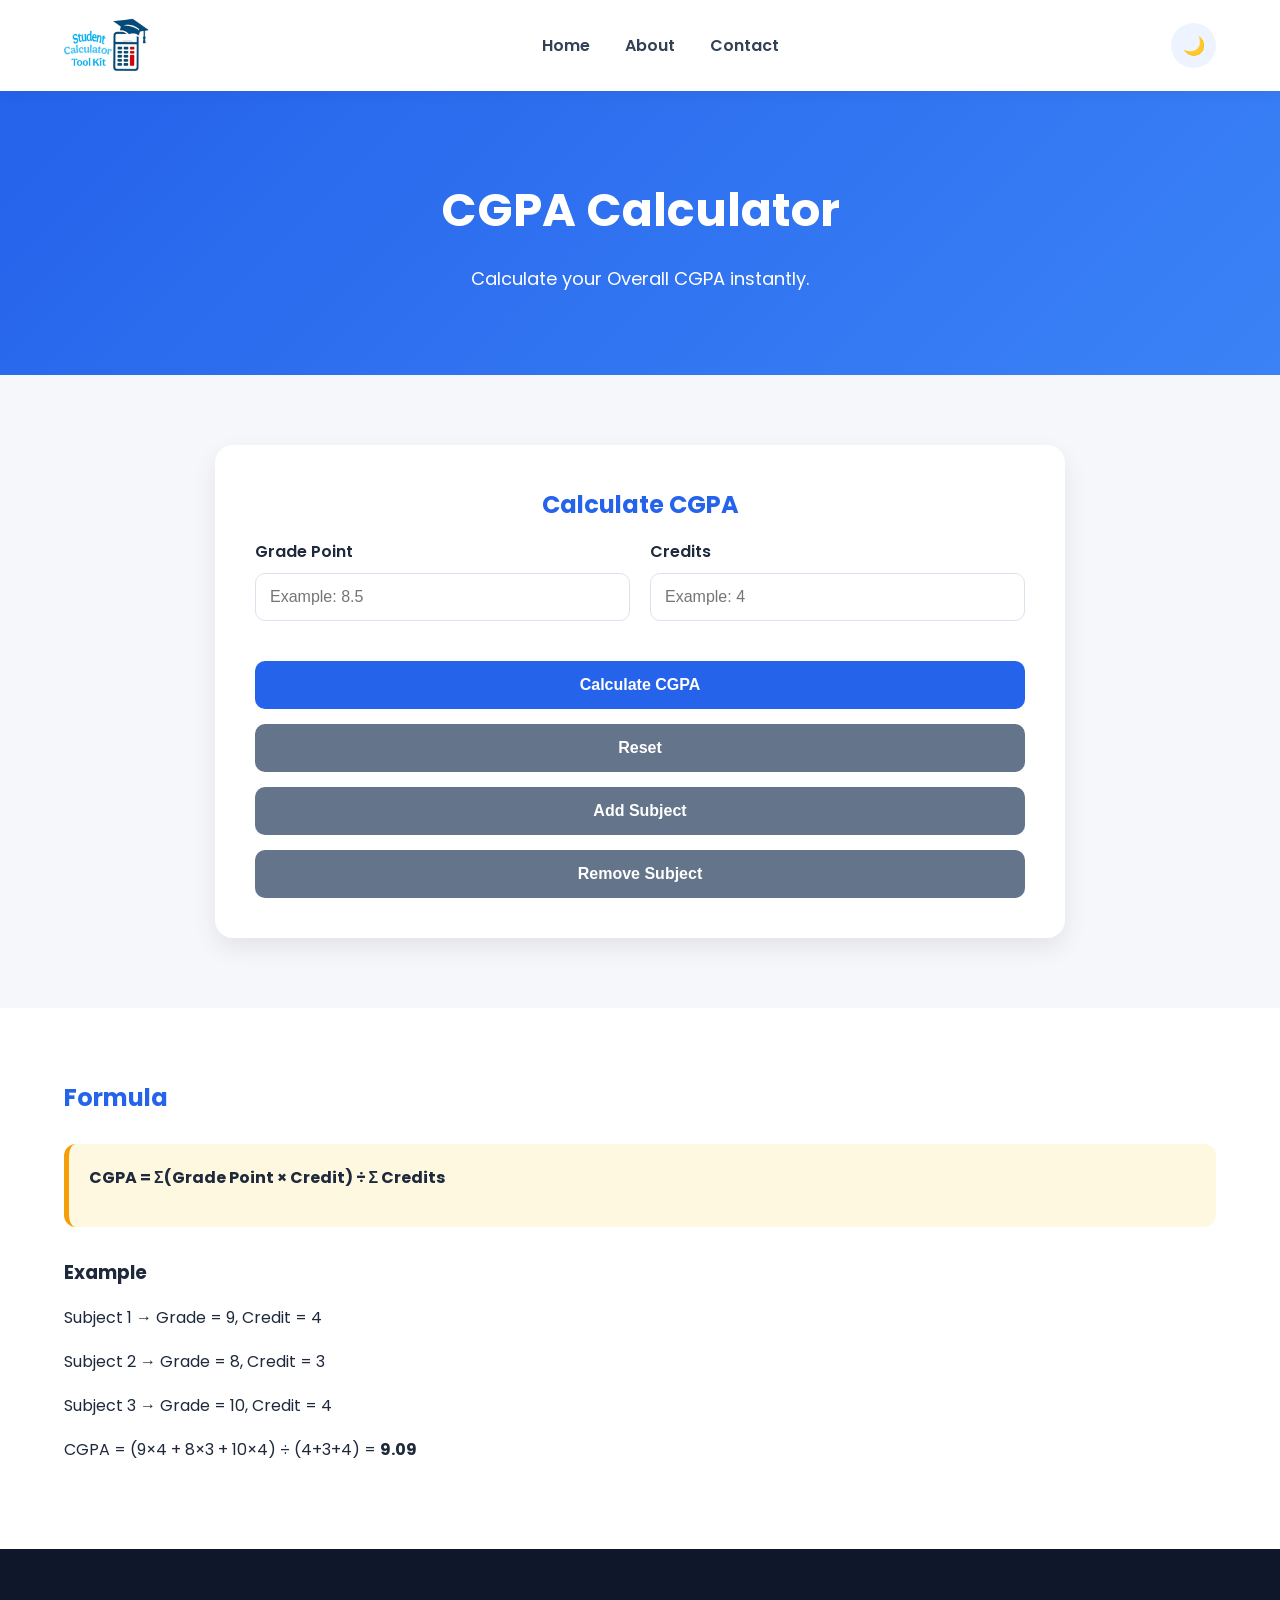
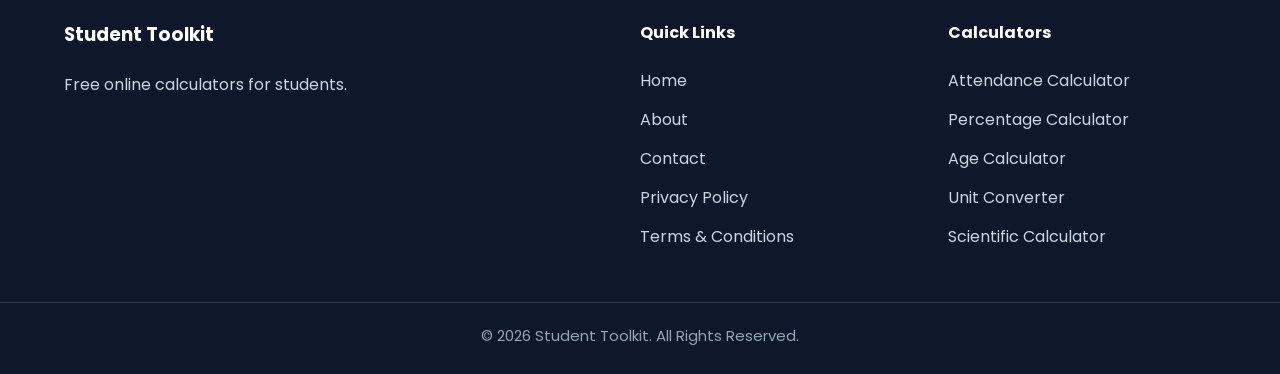
<file: calculators/cgpa-calculator.html>
<!DOCTYPE html>
<html lang="en">
<head>
<meta charset="UTF-8">
<meta name="viewport" content="width=device-width, initial-scale=1.0">

<title>CGPA Calculator | Student Toolkit</title>

<link rel="icon" href="../assets/favicon.ico">

<link rel="stylesheet" href="../css/style.css">
<link rel="stylesheet" href="../css/responsive.css">
<link rel="stylesheet" href="../css/calculator.css">

</head>

<body>

<header>

<div class="container">

<div class="logo">
<a href="../index.html">
<img src="../assets/logo.jpeg" alt="Student Toolkit">
</a>
</div>

<nav>
<ul>
<li><a href="../index.html">Home</a></li>
<li><a href="../about.html">About</a></li>
<li><a href="../contact.html">Contact</a></li>
</ul>
</nav>

<button id="themeToggle">🌙</button>

</div>

</header>

<!-- Hero -->

<section class="calculator-hero">

<div class="container">

<h1>CGPA Calculator</h1>

<p>

Calculate your Overall CGPA instantly.

</p>

</div>

</section>

<!-- Calculator -->

<section class="calculator-section">

<div class="calculator-container">

<div class="calculator-card">

<h2>Calculate CGPA</h2>

<div id="subjects">

<div class="subject-row">

<div class="form-group">

<label>Grade Point</label>

<input
type="number"
class="grade"
min="0"
max="10"
step="0.01"
placeholder="Example: 8.5">

</div>

<div class="form-group">

<label>Credits</label>

<input
type="number"
class="credit"
min="1"
placeholder="Example: 4">

</div>

</div>

</div>

<button
class="btn-primary"
id="calculateCgpa">

Calculate CGPA

</button>

<button
class="btn-secondary"
id="resetCgpa">

Reset

</button>

<button
class="btn-secondary"
onclick="addSubject()">

Add Subject

</button>

<button
class="btn-secondary"
onclick="removeSubject()">

Remove Subject

</button>

<div
class="result-box"
id="cgpaResult">

</div>

</div>

</div>

</section>

<!-- Information -->

<section class="info-box">

<div class="container">

<h2>Formula</h2>

<div class="formula-box">

<p>

<strong>

CGPA = Σ(Grade Point × Credit) ÷ Σ Credits

</strong>

</p>

</div>

<h3 class="mt-4">

Example

</h3>

<p>Subject 1 → Grade = 9, Credit = 4</p>

<p>Subject 2 → Grade = 8, Credit = 3</p>

<p>Subject 3 → Grade = 10, Credit = 4</p>

<p>

CGPA =

(9×4 + 8×3 + 10×4)

÷

(4+3+4)

=

<strong>9.09</strong>

</p>

</div>

</section>

<!-- Footer -->

<footer>

<div class="container footer-grid">

<div>

<h3>Student Toolkit</h3>

<p>

Free online calculators for students.

</p>

</div>

<div>

<h4>Quick Links</h4>

<ul>

<li><a href="../index.html">Home</a></li>
<li><a href="../about.html">About</a></li>
<li><a href="../contact.html">Contact</a></li>
<li><a href="../privacy-policy.html">Privacy Policy</a></li>
<li><a href="../terms-and-conditions.html">Terms & Conditions</a></li>

</ul>

</div>

<div>

<h4>Calculators</h4>

<ul>

<li><a href="attendance-calculator.html">Attendance Calculator</a></li>
<li><a href="percentage-calculator.html">Percentage Calculator</a></li>
<li><a href="age-calculator.html">Age Calculator</a></li>
<li><a href="unit-converter.html">Unit Converter</a></li>
<li><a href="scientific-calculator.html">Scientific Calculator</a></li>

</ul>

</div>

</div>

<div class="copyright">

© 2026 Student Toolkit. All Rights Reserved.

</div>

</footer>

<script src="../js/app.js"></script>
<script src="../js/cgpa.js"></script>

</body>
</html>
</file>
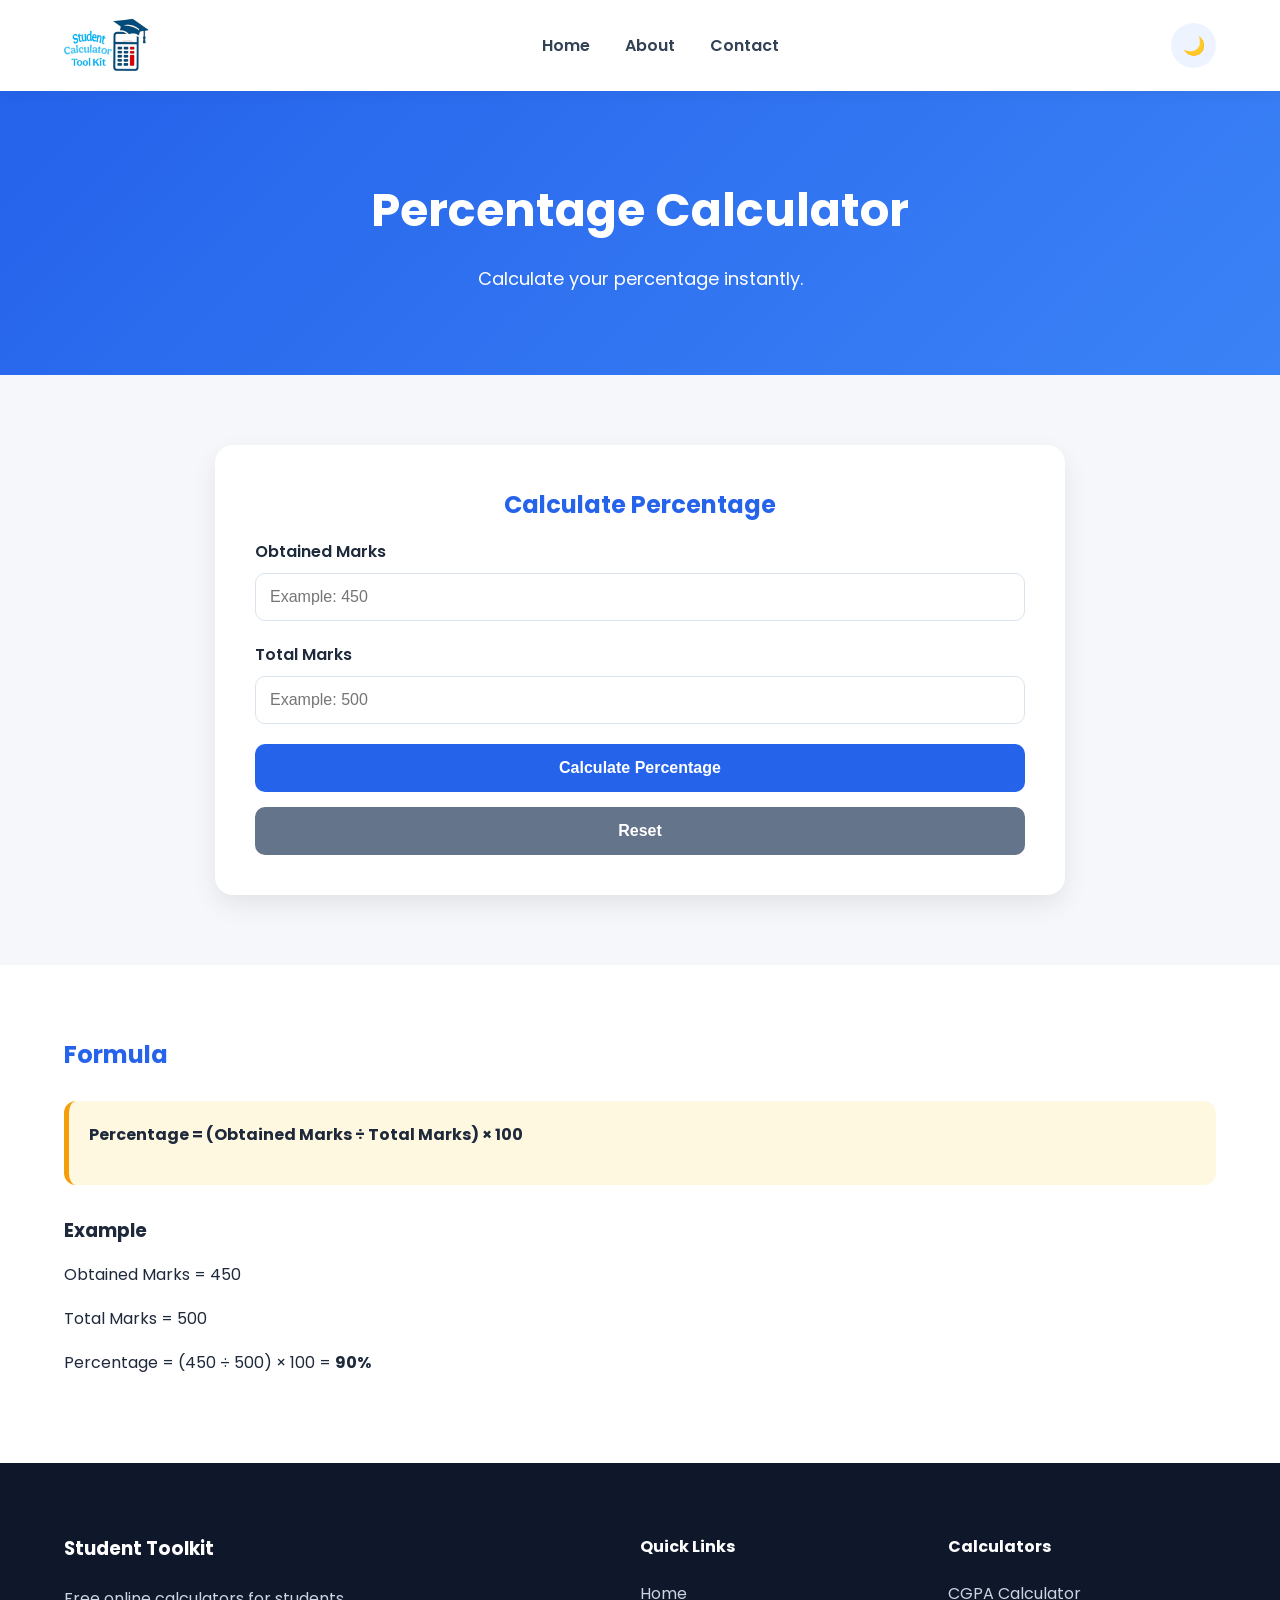
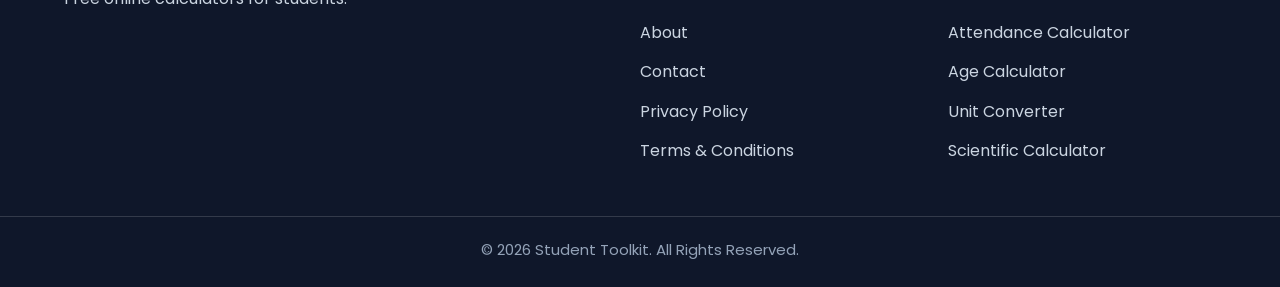
<file: calculators/percentage-calculator.html>
<!DOCTYPE html>
<html lang="en">
<head>
<meta charset="UTF-8">
<meta name="viewport" content="width=device-width, initial-scale=1.0">

<title>Percentage Calculator | Student Toolkit</title>

<link rel="icon" href="../assets/favicon.ico">

<link rel="stylesheet" href="../css/style.css">
<link rel="stylesheet" href="../css/responsive.css">
<link rel="stylesheet" href="../css/calculator.css">
</head>

<body>

<header>

<div class="container">

<div class="logo">
<a href="../index.html">
<img src="../assets/logo.jpeg" alt="Student Toolkit">
</a>
</div>

<nav>
<ul>
<li><a href="../index.html">Home</a></li>
<li><a href="../about.html">About</a></li>
<li><a href="../contact.html">Contact</a></li>
</ul>
</nav>

<button id="themeToggle">🌙</button>

</div>

</header>

<section class="calculator-hero">

<div class="container">

<h1>Percentage Calculator</h1>

<p>

Calculate your percentage instantly.

</p>

</div>

</section>

<section class="calculator-section">

<div class="calculator-container">

<div class="calculator-card">

<h2>Calculate Percentage</h2>

<div class="form-group">

<label>Obtained Marks</label>

<input
type="number"
id="obtainedMarks"
placeholder="Example: 450">

</div>

<div class="form-group">

<label>Total Marks</label>

<input
type="number"
id="totalMarks"
placeholder="Example: 500">

</div>

<div
id="percentagePreview"
class="mt-2">

</div>

<button
class="btn-primary"
id="calculatePercentage">

Calculate Percentage

</button>

<button
class="btn-secondary"
id="resetPercentage">

Reset

</button>

<div
class="result-box"
id="percentageResult">

</div>

</div>

</div>

</section>

<section class="info-box">

<div class="container">

<h2>Formula</h2>

<div class="formula-box">

<p>

<strong>

Percentage =

(Obtained Marks ÷ Total Marks)

× 100

</strong>

</p>

</div>

<h3 class="mt-4">

Example

</h3>

<p>

Obtained Marks = 450

</p>

<p>

Total Marks = 500

</p>

<p>

Percentage =

(450 ÷ 500) × 100

= <strong>90%</strong>

</p>

</div>

</section>

<footer>

<div class="container footer-grid">

<div>

<h3>Student Toolkit</h3>

<p>

Free online calculators for students.

</p>

</div>

<div>

<h4>Quick Links</h4>

<ul>

<li><a href="../index.html">Home</a></li>
<li><a href="../about.html">About</a></li>
<li><a href="../contact.html">Contact</a></li>
<li><a href="../privacy-policy.html">Privacy Policy</a></li>
<li><a href="../terms-and-conditions.html">Terms & Conditions</a></li>

</ul>

</div>

<div>

<h4>Calculators</h4>

<ul>

<li><a href="cgpa-calculator.html">CGPA Calculator</a></li>
<li><a href="attendance-calculator.html">Attendance Calculator</a></li>
<li><a href="age-calculator.html">Age Calculator</a></li>
<li><a href="unit-converter.html">Unit Converter</a></li>
<li><a href="scientific-calculator.html">Scientific Calculator</a></li>

</ul>

</div>

</div>

<div class="copyright">

© 2026 Student Toolkit. All Rights Reserved.

</div>

</footer>

<script src="../js/app.js"></script>

<script src="../js/percentage.js"></script>

</body>
</html>
</file>
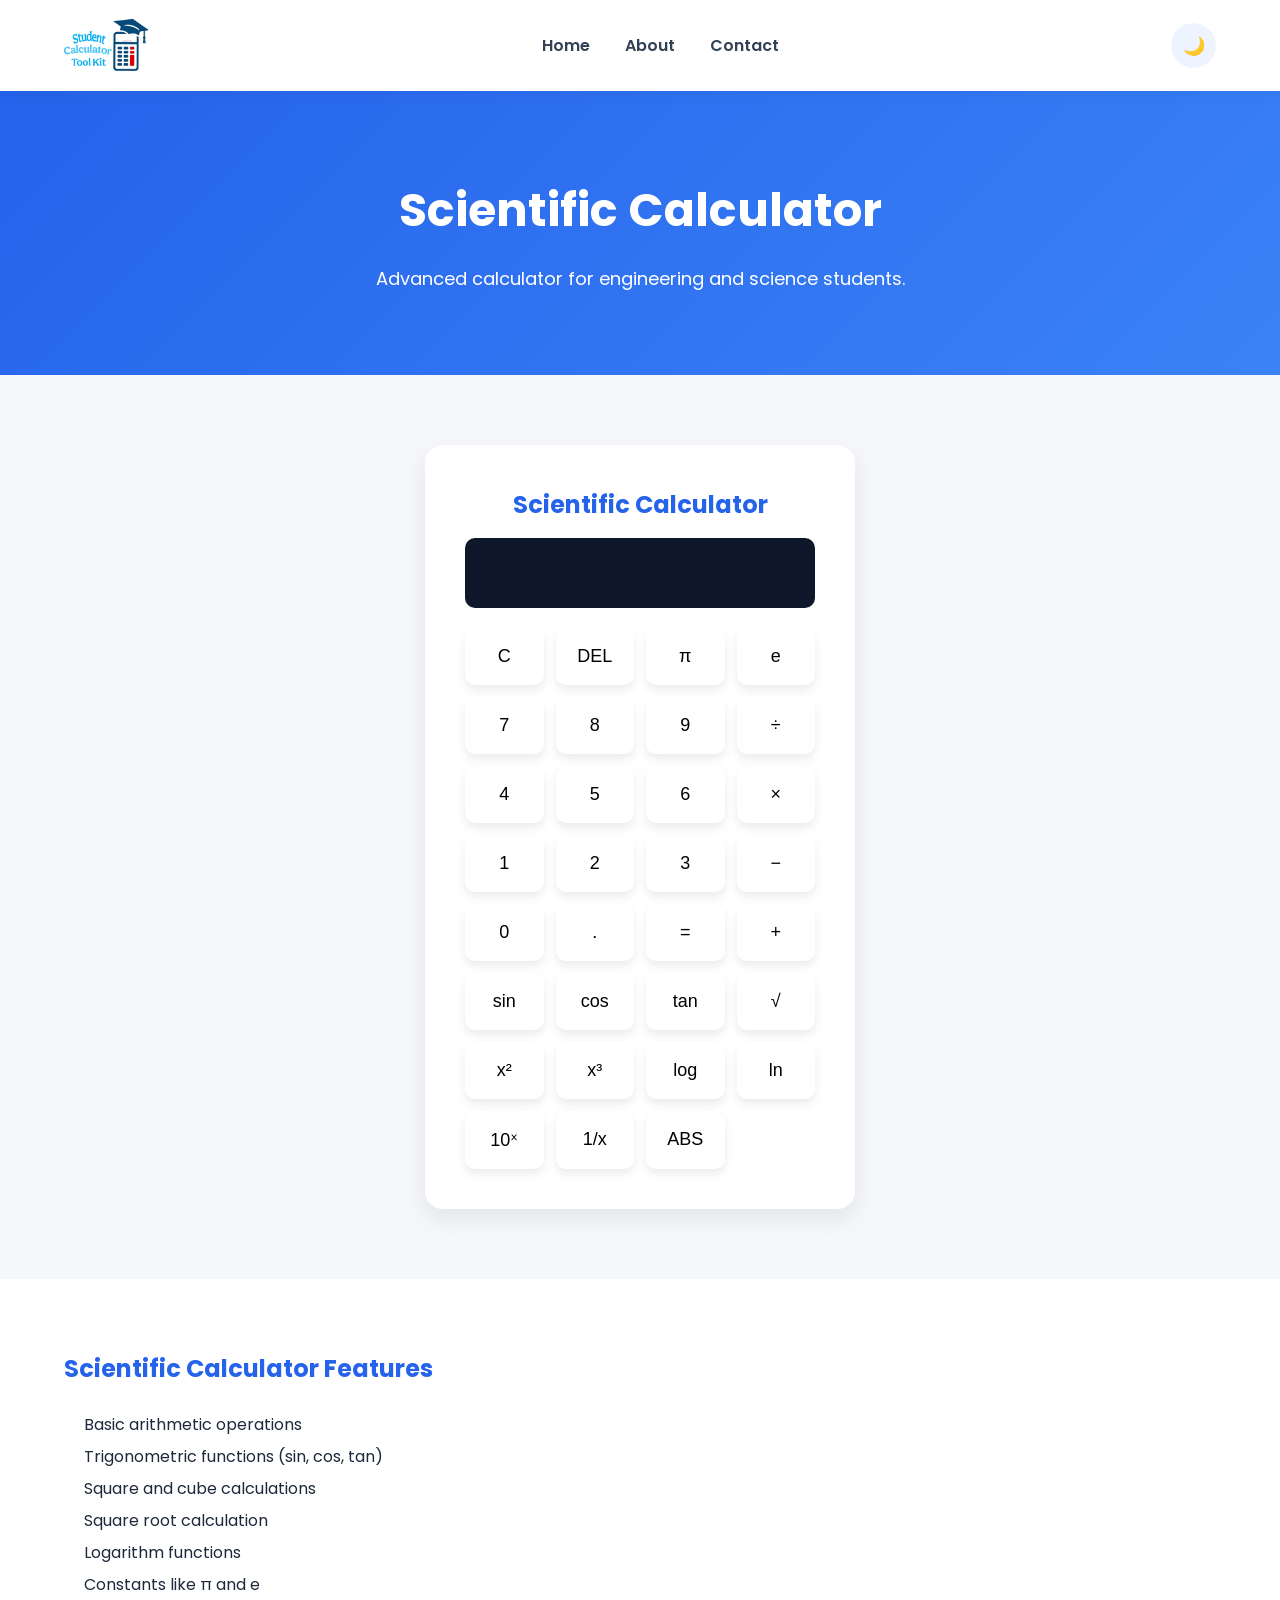
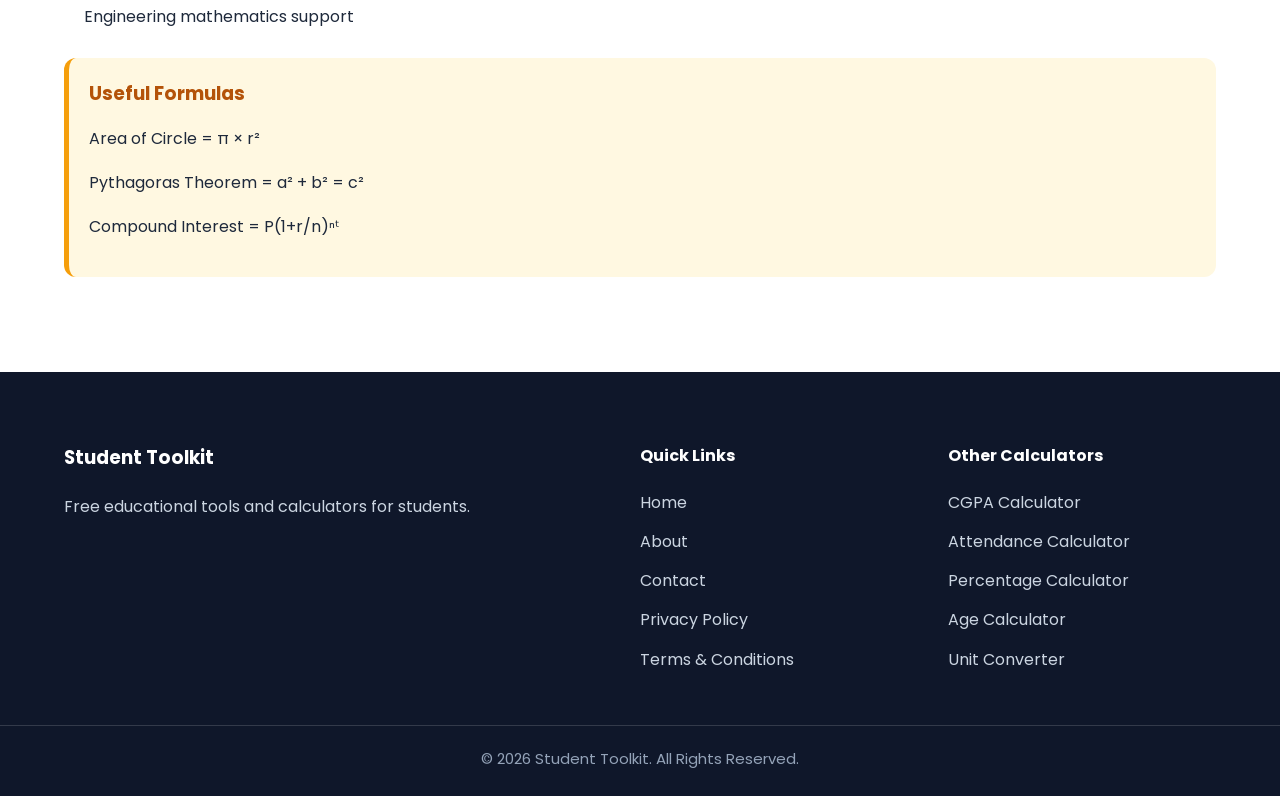
<file: calculators/scientific-calculator.html>
<!DOCTYPE html>
<html lang="en">

<head>

<meta charset="UTF-8">

<meta name="viewport" content="width=device-width, initial-scale=1.0">

<title>Scientific Calculator | Student Toolkit</title>

<meta name="description" content="Advanced Scientific Calculator for students with trigonometry, logarithms and mathematical functions.">

<link rel="icon" href="../assets/favicon.ico">

<link rel="stylesheet" href="../css/style.css">
<link rel="stylesheet" href="../css/responsive.css">
<link rel="stylesheet" href="../css/calculator.css">

</head>

<body>

<header>

<div class="container">

<div class="logo">

<a href="../index.html">
    <img src="../assets/logo.jpeg" alt="Student Toolkit">
</a>

</div>


<nav>

<ul>

<li><a href="../index.html">Home</a></li>
<li><a href="../about.html">About</a></li>
<li><a href="../contact.html">Contact</a></li>

</ul>

</nav>


<button id="themeToggle">🌙</button>


</div>

</header>


<section class="calculator-hero">

<div class="container">

<h1>Scientific Calculator</h1>

<p>

Advanced calculator for engineering and science students.

</p>

</div>

</section>



<section class="calculator-section">

<div class="calculator-container">


<div class="calculator-card scientific">


<h2>Scientific Calculator</h2>


<input 
type="text"
id="display"
class="display"
readonly>


<div class="buttons">


<button onclick="clearDisplay()">C</button>

<button onclick="deleteLast()">DEL</button>

<button onclick="insertPI()">π</button>

<button onclick="insertE()">e</button>


<button onclick="appendValue('7')">7</button>

<button onclick="appendValue('8')">8</button>

<button onclick="appendValue('9')">9</button>

<button onclick="appendValue('/')">÷</button>


<button onclick="appendValue('4')">4</button>

<button onclick="appendValue('5')">5</button>

<button onclick="appendValue('6')">6</button>

<button onclick="appendValue('*')">×</button>


<button onclick="appendValue('1')">1</button>

<button onclick="appendValue('2')">2</button>

<button onclick="appendValue('3')">3</button>

<button onclick="appendValue('-')">−</button>


<button onclick="appendValue('0')">0</button>

<button onclick="appendValue('.')">.</button>

<button onclick="calculate()">=</button>

<button onclick="appendValue('+')">+</button>


<button onclick="sinValue()">sin</button>

<button onclick="cosValue()">cos</button>

<button onclick="tanValue()">tan</button>

<button onclick="sqrtValue()">√</button>


<button onclick="square()">x²</button>

<button onclick="cube()">x³</button>

<button onclick="logValue()">log</button>

<button onclick="lnValue()">ln</button>


<button onclick="power10()">10ˣ</button>

<button onclick="reciprocal()">1/x</button>

<button onclick="absoluteValue()">ABS</button>


</div>


</div>


</div>

</section>



<section class="info-box">


<div class="container">


<h2>Scientific Calculator Features</h2>


<ul>

<li>Basic arithmetic operations</li>

<li>Trigonometric functions (sin, cos, tan)</li>

<li>Square and cube calculations</li>

<li>Square root calculation</li>

<li>Logarithm functions</li>

<li>Constants like π and e</li>

<li>Engineering mathematics support</li>

</ul>


<div class="formula-box">


<h3>Useful Formulas</h3>


<p>

Area of Circle = π × r²

</p>


<p>

Pythagoras Theorem = a² + b² = c²

</p>


<p>

Compound Interest = P(1+r/n)ⁿᵗ

</p>


</div>


</div>


</section>




<footer>


<div class="container footer-grid">


<div>

<h3>Student Toolkit</h3>

<p>

Free educational tools and calculators for students.

</p>

</div>


<div>

<h4>Quick Links</h4>


<ul>

<li><a href="../index.html">Home</a></li>

<li><a href="../about.html">About</a></li>

<li><a href="../contact.html">Contact</a></li>

<li><a href="../privacy-policy.html">Privacy Policy</a></li>

<li><a href="../terms-and-conditions.html">Terms & Conditions</a></li>


</ul>


</div>


<div>

<h4>Other Calculators</h4>


<ul>

<li><a href="cgpa-calculator.html">CGPA Calculator</a></li>

<li><a href="attendance-calculator.html">Attendance Calculator</a></li>

<li><a href="percentage-calculator.html">Percentage Calculator</a></li>

<li><a href="age-calculator.html">Age Calculator</a></li>

<li><a href="unit-converter.html">Unit Converter</a></li>


</ul>


</div>


</div>



<div class="copyright">

© 2026 Student Toolkit. All Rights Reserved.

</div>


</footer>



<script src="../js/app.js"></script>

<script src="../js/scientific.js"></script>


</body>

</html>
</file>
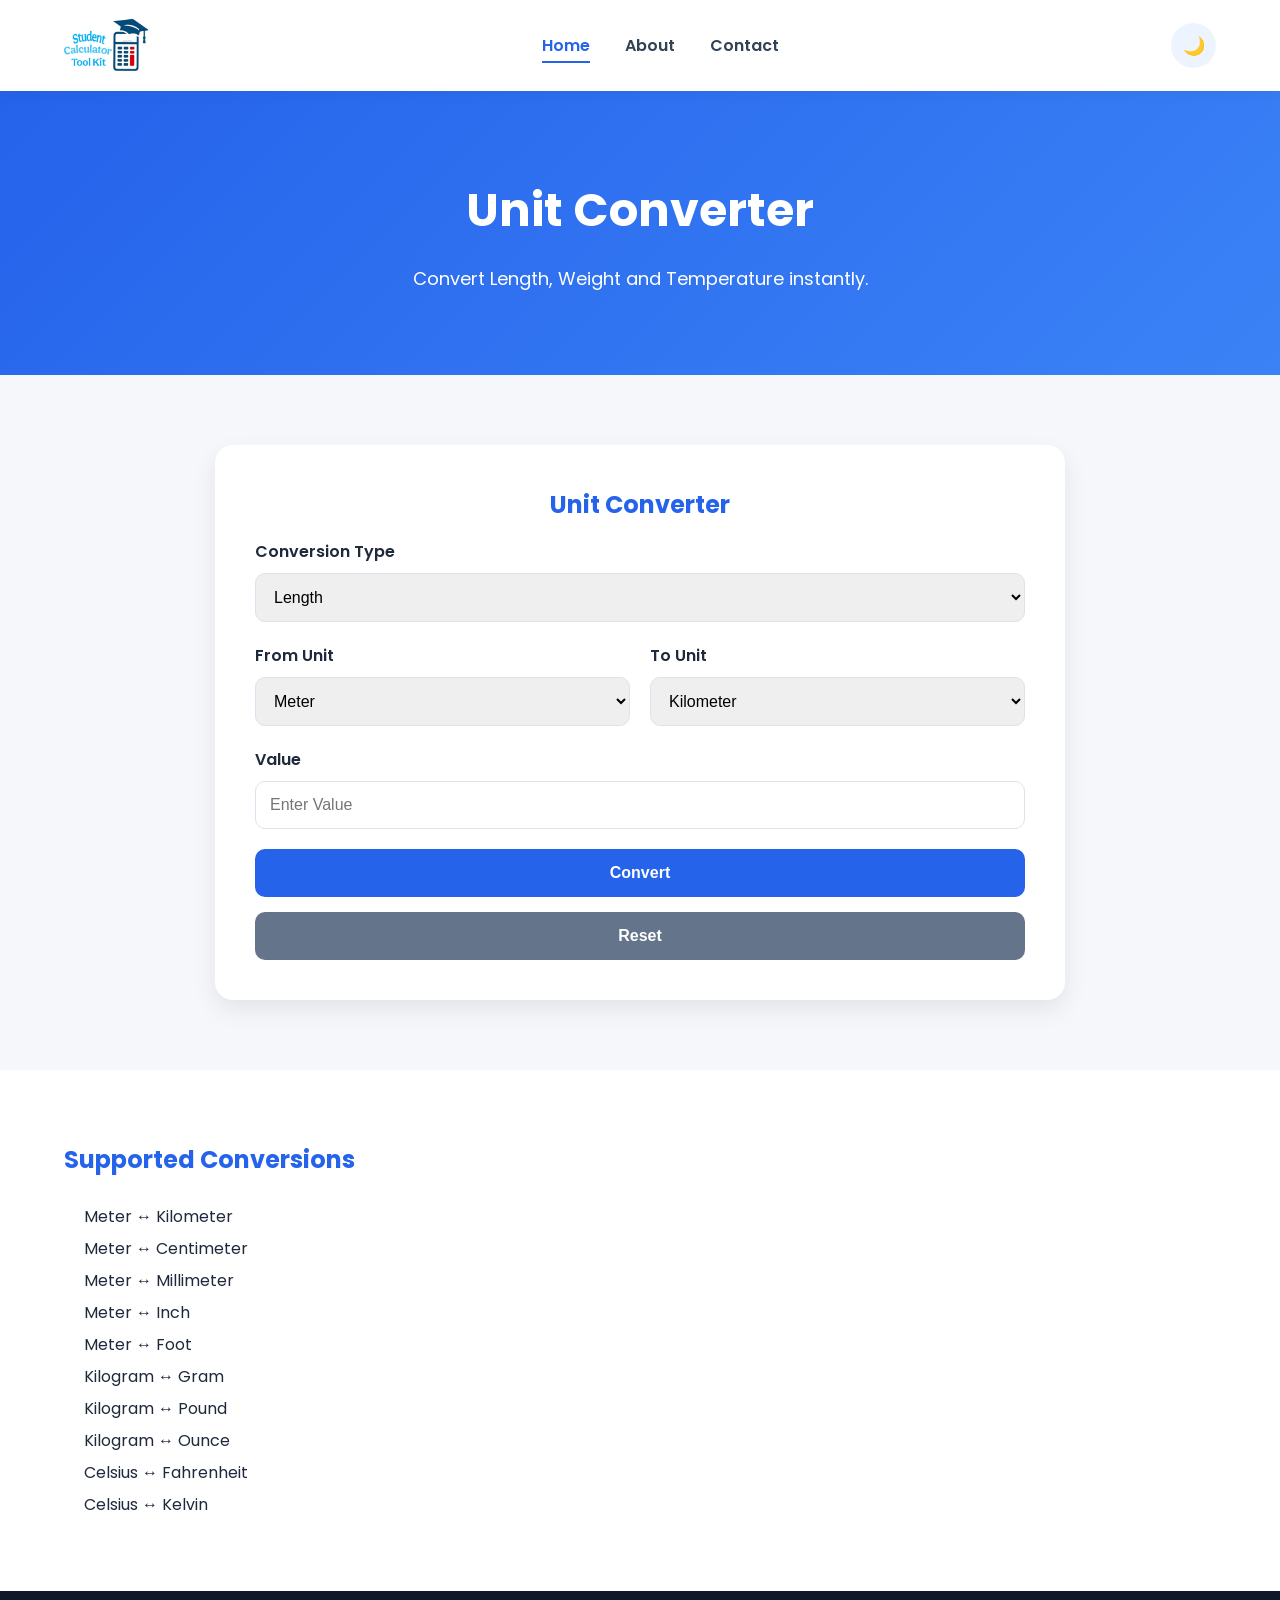
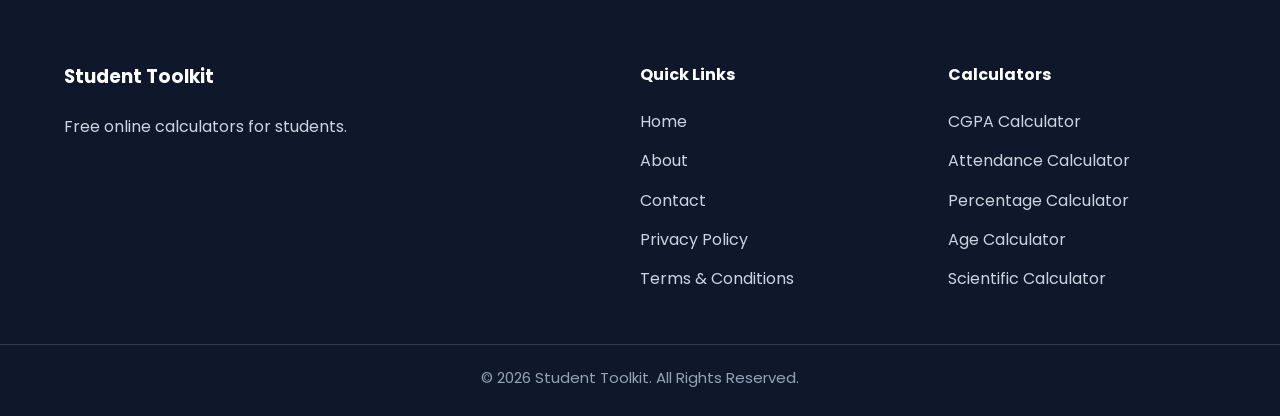
<file: calculators/unit-converter.html>
<!DOCTYPE html>
<html lang="en">

<head>

<meta charset="UTF-8">

<meta name="viewport" content="width=device-width, initial-scale=1.0">

<title>Unit Converter | Student Toolkit</title>

<meta name="description" content="Free Online Unit Converter for Length, Weight and Temperature.">

<link rel="icon" href="../assets/favicon.ico">

<link rel="stylesheet" href="../css/style.css">
<link rel="stylesheet" href="../css/responsive.css">
<link rel="stylesheet" href="../css/calculator.css">

</head>

<body>

<header>

<div class="container">


    <div class="logo">

        <a href="index.html">

            <img 
            src="../assets/logo.jpeg"
            alt="Student Toolkit ">

        </a>

    </div>


    <nav>

        <ul>

            <li>
                <a class="active" href="index.html">
                    Home
                </a>
            </li>


            <li>
                <a href="about.html">
                    About
                </a>
            </li>


            <li>
                <a href="contact.html">
                    Contact
                </a>
            </li>


        </ul>

    </nav>



    <button 
    id="themeToggle"
    aria-label="Toggle dark mode">

        🌙

    </button>


</div>

</header>

<section class="calculator-hero">

<div class="container">

<h1>Unit Converter</h1>

<p>

Convert Length, Weight and Temperature instantly.

</p>

</div>

</section>

<section class="calculator-section">

<div class="calculator-container">

<div class="calculator-card">

<h2>Unit Converter</h2>

<div class="form-group">

<label>Conversion Type</label>

<select id="converterType">

<option value="length">Length</option>

<option value="weight">Weight</option>

<option value="temperature">Temperature</option>

</select>

</div>

<div class="converter-grid">

<div class="form-group">

<label>From Unit</label>

<select id="fromUnit">

<option value="meter">Meter</option>
<option value="kilometer">Kilometer</option>
<option value="centimeter">Centimeter</option>
<option value="millimeter">Millimeter</option>
<option value="inch">Inch</option>
<option value="foot">Foot</option>

</select>

</div>

<div class="form-group">

<label>To Unit</label>

<select id="toUnit">

<option value="kilometer">Kilometer</option>
<option value="meter">Meter</option>
<option value="centimeter">Centimeter</option>
<option value="millimeter">Millimeter</option>
<option value="inch">Inch</option>
<option value="foot">Foot</option>

</select>

</div>

</div>

<div class="form-group">

<label>Value</label>

<input
type="number"
id="inputValue"
placeholder="Enter Value">

</div>

<button
class="btn-primary"
id="convertButton">

Convert

</button>

<button
class="btn-secondary"
id="resetConverter">

Reset

</button>

<div
class="result-box"
id="converterResult">

</div>

</div>

</div>

</section>

<section class="info-box">

<div class="container">

<h2>Supported Conversions</h2>

<ul>

<li>Meter ↔ Kilometer</li>
<li>Meter ↔ Centimeter</li>
<li>Meter ↔ Millimeter</li>
<li>Meter ↔ Inch</li>
<li>Meter ↔ Foot</li>
<li>Kilogram ↔ Gram</li>
<li>Kilogram ↔ Pound</li>
<li>Kilogram ↔ Ounce</li>
<li>Celsius ↔ Fahrenheit</li>
<li>Celsius ↔ Kelvin</li>

</ul>

</div>

</section>

<footer>

<div class="container footer-grid">

<div>

<h3>Student Toolkit</h3>

<p>

Free online calculators for students.

</p>

</div>

<div>

<h4>Quick Links</h4>

<ul>

<li><a href="../index.html">Home</a></li>
<li><a href="../about.html">About</a></li>
<li><a href="../contact.html">Contact</a></li>
<li><a href="../privacy-policy.html">Privacy Policy</a></li>
<li><a href="../terms-and-conditions.html">Terms & Conditions</a></li>

</ul>

</div>

<div>

<h4>Calculators</h4>

<ul>

<li><a href="cgpa-calculator.html">CGPA Calculator</a></li>
<li><a href="attendance-calculator.html">Attendance Calculator</a></li>
<li><a href="percentage-calculator.html">Percentage Calculator</a></li>
<li><a href="age-calculator.html">Age Calculator</a></li>
<li><a href="scientific-calculator.html">Scientific Calculator</a></li>

</ul>

</div>

</div>

<div class="copyright">

© 2026 Student Toolkit. All Rights Reserved.

</div>

</footer>

<script src="../js/app.js"></script>
<script src="../js/converter.js"></script>

</body>
</html>
</file>
<file: css/style.css>
/* ==========================================
   STUDENT TOOLKIT
   style.css
========================================== */

/* Google Font */

@import url('https://fonts.googleapis.com/css2?family=Poppins:wght@300;400;500;600;700;800&display=swap');

/* ==========================================
   CSS VARIABLES
========================================== */

:root{

    --primary:#2563eb;
    --primary-dark:#1d4ed8;

    --secondary:#1e293b;

    --success:#22c55e;

    --danger:#ef4444;

    --warning:#f59e0b;

    --white:#ffffff;

    --light:#f8fafc;

    --gray:#64748b;

    --border:#e2e8f0;

    --background:#f1f5f9;

    --shadow:0 10px 30px rgba(0,0,0,.08);

    --radius:16px;

    --transition:.3s ease;

}

/* ==========================================
   RESET
========================================== */

*{

    margin:0;

    padding:0;

    box-sizing:border-box;

}

html{

    scroll-behavior:smooth;

}

body{

    font-family:'Poppins',sans-serif;

    background:var(--background);

    color:#1e293b;

    line-height:1.7;

}

img{

    max-width:100%;

    display:block;

}

a{

    text-decoration:none;

    color:inherit;

}

ul{

    list-style:none;

}

.container{

    width:90%;

    max-width:1200px;

    margin:auto;

}

/* ==========================================
   HEADER
========================================== */

header{

    background:#fff;

    box-shadow:0 2px 15px rgba(0,0,0,.05);

    position:sticky;

    top:0;

    z-index:1000;

}

header .container{

    display:flex;

    align-items:center;

    justify-content:space-between;

    padding:18px 0;

}

.logo img{

    height:55px;

}

nav ul{

    display:flex;

    gap:35px;

}

nav a{

    font-weight:600;

    color:#334155;

    transition:.3s;

    position:relative;

}

nav a:hover,

nav a.active{

    color:var(--primary);

}

nav a::after{

    content:"";

    position:absolute;

    left:0;

    bottom:-6px;

    width:0;

    height:2px;

    background:var(--primary);

    transition:.3s;

}

nav a:hover::after,

nav a.active::after{

    width:100%;

}

/* Theme Button */

#themeToggle{

    width:45px;

    height:45px;

    border:none;

    border-radius:50%;

    background:#eef4ff;

    cursor:pointer;

    font-size:18px;

    transition:.3s;

}

#themeToggle:hover{

    background:var(--primary);

    color:#fff;

}

/* ==========================================
   HERO SECTION
========================================== */

.hero{

    padding:90px 0;

    background:linear-gradient(135deg,#2563eb,#3b82f6);

    color:#fff;

}

.hero-content{

    display:flex;

    align-items:center;

    justify-content:space-between;

    gap:60px;

    flex-wrap:wrap;

}

.hero-content div{

    flex:1;

    min-width:320px;

}

.hero h1{

    font-size:52px;

    line-height:1.2;

    margin-bottom:20px;

    font-weight:700;

}

.hero p{

    font-size:18px;

    margin-bottom:35px;

    max-width:550px;

}

.hero img{

    width:480px;

    margin:auto;

}

/* Button */

.btn{

    display:inline-block;

    padding:15px 35px;

    background:#fff;

    color:var(--primary);

    border-radius:10px;

    font-weight:600;

    transition:.3s;

}

.btn:hover{

    transform:translateY(-4px);

    box-shadow:0 12px 25px rgba(0,0,0,.2);

}
/* ==========================================
   FEATURES SECTION
========================================== */

.features{

    padding:80px 0;

    background:#fff;

}

.features h2{

    text-align:center;

    font-size:38px;

    margin-bottom:50px;

    color:var(--secondary);

}

.feature-grid{

    display:grid;

    grid-template-columns:repeat(auto-fit,minmax(250px,1fr));

    gap:30px;

}

.feature-card{

    background:#fff;

    padding:35px 30px;

    text-align:center;

    border-radius:var(--radius);

    box-shadow:var(--shadow);

    transition:var(--transition);

    border:1px solid var(--border);

}

.feature-card:hover{

    transform:translateY(-10px);

    box-shadow:0 20px 35px rgba(37,99,235,.15);

}

.feature-card h3{

    color:var(--primary);

    font-size:24px;

    margin-bottom:15px;

}

.feature-card p{

    color:#64748b;

    font-size:15px;

}

/* ==========================================
   TOOLS SECTION
========================================== */

.tools{

    padding:80px 0;

    background:#f8fafc;

}

.tools h2{

    text-align:center;

    font-size:38px;

    margin-bottom:50px;

    color:var(--secondary);

}

.tool-grid{

    display:grid;

    grid-template-columns:repeat(auto-fit,minmax(280px,1fr));

    gap:30px;

}

.tool-card{

    background:#fff;

    border-radius:18px;

    padding:35px 25px;

    text-align:center;

    transition:.35s;

    box-shadow:var(--shadow);

    border:1px solid #e5e7eb;

}

.tool-card:hover{

    transform:translateY(-8px);

    box-shadow:0 18px 35px rgba(37,99,235,.18);

}

.tool-card img{

    width:90px;

    height:90px;

    object-fit:contain;

    margin:0 auto 20px;

}

.tool-card h3{

    font-size:24px;

    color:#1e293b;

    margin-bottom:12px;

}

.tool-card p{

    color:#64748b;

    font-size:15px;

    line-height:1.6;

}

/* ==========================================
   STATS SECTION
========================================== */

.stats{

    padding:70px 0;

    background:linear-gradient(135deg,#2563eb,#3b82f6);

}

.stats .container{

    display:grid;

    grid-template-columns:repeat(4,1fr);

    gap:25px;

}

.stat-box{

    background:rgba(255,255,255,.15);

    backdrop-filter:blur(10px);

    color:#fff;

    text-align:center;

    padding:35px 20px;

    border-radius:18px;

    transition:.3s;

}

.stat-box:hover{

    transform:translateY(-6px);

    background:rgba(255,255,255,.22);

}

.stat-box h2{

    font-size:42px;

    margin-bottom:10px;

    font-weight:700;

}

.stat-box p{

    font-size:17px;

}

/* ==========================================
   CTA SECTION
========================================== */

.cta{

    padding:90px 0;

    text-align:center;

    background:#fff;

}

.cta h2{

    font-size:42px;

    color:#1e293b;

    margin-bottom:20px;

}

.cta p{

    font-size:18px;

    color:#64748b;

    margin-bottom:35px;

    max-width:700px;

    margin-left:auto;

    margin-right:auto;

}

.cta .btn{

    background:var(--primary);

    color:#fff;

}

.cta .btn:hover{

    background:var(--primary-dark);

}

/* ==========================================
   COMMON SECTION TITLE
========================================== */

section h2{

    font-weight:700;

}/* ==========================================
   FOOTER
========================================== */

footer{

    background:#0f172a;

    color:#fff;

    padding:70px 0 25px;

}

.footer-grid{

    display:grid;

    grid-template-columns:2fr 1fr 1fr;

    gap:40px;

}

.footer-grid h3,
.footer-grid h4{

    margin-bottom:20px;

}

.footer-grid p{

    color:#cbd5e1;

    line-height:1.8;

}

.footer-grid ul{

    list-style:none;

}

.footer-grid ul li{

    margin-bottom:12px;

}

.footer-grid ul li a{

    color:#cbd5e1;

    transition:.3s;

}

.footer-grid ul li a:hover{

    color:#60a5fa;

    padding-left:5px;

}

.copyright{

    border-top:1px solid rgba(255,255,255,.15);

    margin-top:40px;

    padding-top:20px;

    text-align:center;

    color:#94a3b8;

    font-size:15px;

}

/* ==========================================
   BACK TO TOP BUTTON
========================================== */

#topBtn{

    position:fixed;

    right:25px;

    bottom:25px;

    width:50px;

    height:50px;

    border:none;

    border-radius:50%;

    background:#2563eb;

    color:#fff;

    cursor:pointer;

    display:none;

    font-size:22px;

    box-shadow:0 10px 20px rgba(0,0,0,.2);

    transition:.3s;

    z-index:999;

}

#topBtn:hover{

    background:#1d4ed8;

    transform:translateY(-4px);

}

/* ==========================================
   ANIMATIONS
========================================== */

.feature-card,
.tool-card,
.stat-box{

    opacity:0;

    transform:translateY(40px);

    transition:.7s;

}

.show{

    opacity:1 !important;

    transform:translateY(0) !important;

}

/* ==========================================
   UTILITIES
========================================== */

.text-center{

    text-align:center;

}

.mt-1{margin-top:10px;}
.mt-2{margin-top:20px;}
.mt-3{margin-top:30px;}
.mt-4{margin-top:40px;}
.mt-5{margin-top:50px;}

.mb-1{margin-bottom:10px;}
.mb-2{margin-bottom:20px;}
.mb-3{margin-bottom:30px;}
.mb-4{margin-bottom:40px;}
.mb-5{margin-bottom:50px;}

/* ==========================================
   DARK MODE
========================================== */

body.dark{

    background:#0f172a;

    color:#f8fafc;

}

body.dark header{

    background:#1e293b;

}

body.dark nav a{

    color:#f1f5f9;

}

body.dark nav a:hover,
body.dark nav a.active{

    color:#60a5fa;

}

body.dark .features,
body.dark .cta{

    background:#0f172a;

}

body.dark .tools{

    background:#111827;

}

body.dark .feature-card,
body.dark .tool-card{

    background:#1e293b;

    color:#fff;

    border:1px solid #334155;

}

body.dark .feature-card p,
body.dark .tool-card p{

    color:#cbd5e1;

}

body.dark .feature-card h3,
body.dark .tool-card h3{

    color:#fff;

}

body.dark .stats{

    background:linear-gradient(135deg,#1d4ed8,#2563eb);

}

body.dark footer{

    background:#020617;

}

/* ==========================================
   RESPONSIVE
========================================== */

@media(max-width:992px){

.hero-content{

    flex-direction:column;

    text-align:center;

}

.hero p{

    margin:auto auto 30px;

}

.stats .container{

    grid-template-columns:repeat(2,1fr);

}

.footer-grid{

    grid-template-columns:1fr 1fr;

}

}

@media(max-width:768px){

header .container{

    flex-direction:column;

    gap:20px;

}

nav ul{

    flex-wrap:wrap;

    justify-content:center;

    gap:18px;

}

.hero{

    padding:70px 0;

}

.hero h1{

    font-size:38px;

}

.hero p{

    font-size:16px;

}

.features,
.tools,
.stats,
.cta{

    padding:60px 0;

}

.feature-grid,
.tool-grid{

    grid-template-columns:1fr;

}

.stats .container{

    grid-template-columns:1fr;

}

.footer-grid{

    grid-template-columns:1fr;

    text-align:center;

}

.logo img{

    height:48px;

}

}

@media(max-width:480px){

.container{

    width:94%;

}

.hero h1{

    font-size:30px;

}

.hero p{

    font-size:15px;

}

.btn{

    width:100%;

    text-align:center;

}

.tool-card{

    padding:25px;

}

.tool-card img{

    width:70px;

    height:70px;

}

section h2{

    font-size:28px;

}

}
</file>
<file: css/responsive.css>
/* ==========================================
   STUDENT TOOLKIT
   responsive.css
========================================== */

/* ===========================
   Large Tablets
=========================== */

@media (max-width: 1024px){

.container{
    width:92%;
}

.hero-content{
    gap:40px;
}

.hero h1{
    font-size:44px;
}

.tool-grid{
    grid-template-columns:repeat(2,1fr);
}

.feature-grid{
    grid-template-columns:repeat(2,1fr);
}

.footer-grid{
    grid-template-columns:repeat(2,1fr);
}

.stats .container{
    grid-template-columns:repeat(2,1fr);
}

.calculator-container{
    max-width:750px;
}

}

/* ===========================
   Tablets
=========================== */

@media (max-width:768px){

header .container{
    flex-direction:column;
    gap:20px;
}

.logo img{
    width:160px;
}

nav ul{
    flex-wrap:wrap;
    justify-content:center;
    gap:18px;
}

.hero{
    padding:60px 0;
}

.hero-content{
    flex-direction:column;
    text-align:center;
}

.hero h1{
    font-size:36px;
}

.hero p{
    font-size:17px;
    margin:auto;
}

.hero img{
    max-width:350px;
    margin-top:30px;
}

.btn{
    margin-top:25px;
}

section{
    padding:60px 0;
}

section h2{
    font-size:30px;
}

.tool-grid,
.feature-grid,
.footer-grid{
    grid-template-columns:1fr;
}

.stats .container{
    grid-template-columns:repeat(2,1fr);
}

.calculator-hero{
    padding:60px 20px;
}

.calculator-hero h1{
    font-size:34px;
}

.calculator-card{
    padding:25px;
}

.subject-row{
    grid-template-columns:1fr;
}

.converter-grid{
    grid-template-columns:1fr;
}

.buttons{
    grid-template-columns:repeat(4,1fr);
    gap:10px;
}

.buttons button{
    padding:15px;
    font-size:16px;
}

.display{
    font-size:24px;
}

.table{
    display:block;
    overflow-x:auto;
    white-space:nowrap;
}

}

/* ===========================
   Mobile
=========================== */

@media (max-width:576px){

.container{
    width:95%;
}

.hero{
    padding:50px 0;
}

.hero h1{
    font-size:30px;
}

.hero p{
    font-size:15px;
}

.hero img{
    max-width:280px;
}

.calculator-hero{
    padding:50px 15px;
}

.calculator-hero h1{
    font-size:28px;
}

.calculator-hero p{
    font-size:15px;
}

.calculator-card{
    padding:20px;
}

.calculator-card h2{
    font-size:24px;
}

.form-group input,
.form-group select{
    font-size:15px;
    padding:12px;
}

.btn,
.btn-primary,
.btn-secondary{
    width:100%;
    font-size:15px;
    padding:14px;
}

.tool-card{
    padding:25px 20px;
}

.tool-card img{
    width:70px;
    height:70px;
}

.tool-card h3{
    font-size:20px;
}

.feature-card{
    padding:25px 20px;
}

.stat-box{
    padding:25px;
}

.stat-box h2{
    font-size:36px;
}

.footer-grid{
    text-align:center;
}

.footer-grid ul{
    padding:0;
}

.footer-grid li{
    margin-bottom:10px;
}

#themeToggle{
    width:42px;
    height:42px;
}

#topBtn{
    width:45px;
    height:45px;
    font-size:18px;
}

}

/* ===========================
   Small Mobile
=========================== */

@media (max-width:400px){

.hero h1{
    font-size:26px;
}

.hero p{
    font-size:14px;
}

.calculator-hero h1{
    font-size:24px;
}

.calculator-card{
    padding:15px;
}

.tool-card img{
    width:60px;
    height:60px;
}

.tool-card h3{
    font-size:18px;
}

.buttons{
    gap:8px;
}

.buttons button{
    padding:12px;
    font-size:14px;
}

.display{
    height:60px;
    font-size:20px;
}

.stats .container{
    grid-template-columns:1fr;
}

}

/* ==========================================
   END OF responsive.css
========================================== */
</file>
<file: css/calculator.css>
/* ==========================================
   STUDENT TOOLKIT
   calculator.css
========================================== */

:root{
    --primary:#2563eb;
    --primary-dark:#1d4ed8;
    --secondary:#64748b;
    --success:#22c55e;
    --danger:#ef4444;
    --warning:#f59e0b;

    --white:#ffffff;
    --light:#f8fafc;
    --border:#dbe4ee;
    --text:#1e293b;

    --radius:15px;
    --shadow:0 10px 25px rgba(0,0,0,.08);
}

/* ===========================
   Hero
=========================== */

.calculator-hero{
    background:linear-gradient(135deg,#2563eb,#3b82f6);
    color:#fff;
    text-align:center;
    padding:80px 20px;
}

.calculator-hero h1{
    font-size:46px;
    margin-bottom:15px;
}

.calculator-hero p{
    max-width:700px;
    margin:auto;
    font-size:18px;
    line-height:1.7;
}

/* ===========================
   Calculator Section
=========================== */

.calculator-section{
    background:#f5f7fb;
    padding:70px 0;
}

.calculator-container{
    width:90%;
    max-width:850px;
    margin:auto;
}

.calculator-card{
    background:#fff;
    border-radius:18px;
    box-shadow:var(--shadow);
    padding:40px;
}

.calculator-card h2{
    text-align:center;
    color:var(--primary);
    margin-bottom:12px;
}

.calculator-description{
    text-align:center;
    color:#64748b;
    margin-bottom:30px;
}

/* ===========================
   Form
=========================== */

.form-group{
    margin-bottom:20px;
}

.form-group label{
    display:block;
    margin-bottom:8px;
    font-weight:600;
    color:var(--text);
}

.form-group input,
.form-group select{
    width:100%;
    padding:14px;
    border:1px solid var(--border);
    border-radius:10px;
    font-size:16px;
    outline:none;
    transition:.3s;
}

.form-group input:focus,
.form-group select:focus{
    border-color:var(--primary);
    box-shadow:0 0 8px rgba(37,99,235,.2);
}

/* ===========================
   Subject Row
=========================== */

.subject-row{
    display:grid;
    grid-template-columns:1fr 1fr;
    gap:20px;
    margin-bottom:20px;
}

/* ===========================
   Buttons
=========================== */

.btn-primary,
.btn-secondary{
    width:100%;
    padding:15px;
    border:none;
    border-radius:10px;
    cursor:pointer;
    font-size:16px;
    font-weight:600;
    transition:.3s;
}

.btn-primary{
    background:var(--primary);
    color:#fff;
}

.btn-primary:hover{
    background:var(--primary-dark);
}

.btn-secondary{
    background:#64748b;
    color:#fff;
    margin-top:15px;
}

.btn-secondary:hover{
    background:#475569;
}

.button-group{
    display:flex;
    gap:15px;
    margin-bottom:20px;
}

.button-group button{
    flex:1;
}

.calculate-btn{
    margin-top:10px;
}

/* ===========================
   Result Box
=========================== */

.result-box{
    display:none;
    margin-top:30px;
    background:#eef7ff;
    border-left:5px solid var(--primary);
    border-radius:12px;
    padding:20px;
}

.result-box h3{
    color:var(--primary);
    margin-bottom:15px;
}

.result-box p{
    margin:10px 0;
    font-size:17px;
}

/* ===========================
   Formula Section
=========================== */

.info-box{
    padding:70px 0;
    background:#fff;
}

.info-box h2{
    color:var(--primary);
    margin-bottom:20px;
}

.info-box h3{
    margin-top:30px;
    margin-bottom:15px;
}

.info-box p{
    line-height:1.8;
    margin-bottom:15px;
}

.info-box ul{
    margin-left:20px;
    line-height:2;
}

.formula-box{
    background:#fff8e1;
    border-left:5px solid var(--warning);
    padding:20px;
    border-radius:12px;
    margin:25px 0;
}

.formula-box h3{
    margin-top:0;
    color:#b45309;
}

/* ===========================
   Table
=========================== */

.cgpa-table{
    width:100%;
    border-collapse:collapse;
    margin-top:20px;
}

.cgpa-table th{
    background:var(--primary);
    color:#fff;
    padding:12px;
}

.cgpa-table td{
    border:1px solid var(--border);
    padding:12px;
    text-align:center;
}

.cgpa-table tr:nth-child(even){
    background:#f8fafc;
}

/* ===========================
   Scientific Calculator
=========================== */

.scientific{
    max-width:430px;
    margin:auto;
}

.display{
    width:100%;
    height:70px;
    background:#0f172a;
    color:#fff;
    border:none;
    border-radius:10px;
    padding:15px;
    text-align:right;
    font-size:30px;
    margin-bottom:20px;
}

.buttons{
    display:grid;
    grid-template-columns:repeat(4,1fr);
    gap:12px;
}

.buttons button{
    padding:18px;
    border:none;
    border-radius:10px;
    cursor:pointer;
    background:#fff;
    box-shadow:0 5px 10px rgba(0,0,0,.08);
    font-size:18px;
    transition:.3s;
}

.buttons button:hover{
    background:var(--primary);
    color:#fff;
}

/* ===========================
   Converter
=========================== */

.converter-grid{
    display:grid;
    grid-template-columns:1fr 1fr;
    gap:20px;
}

/* ===========================
   Utility
=========================== */

.mt-2{
    margin-top:12px;
}

.mt-3{
    margin-top:20px;
}

.mt-4{
    margin-top:35px;
}

.error{
    color:var(--danger);
    margin-top:10px;
    font-weight:600;
}

/* ===========================
   Responsive
=========================== */

@media(max-width:768px){

.calculator-hero h1{
    font-size:34px;
}

.calculator-card{
    padding:25px;
}

.subject-row{
    grid-template-columns:1fr;
}

.button-group{
    flex-direction:column;
}

.converter-grid{
    grid-template-columns:1fr;
}

.display{
    font-size:24px;
}

.buttons button{
    padding:15px;
    font-size:16px;
}

}

@media(max-width:480px){

.calculator-container{
    width:95%;
}

.calculator-card{
    padding:20px;
}

.calculator-hero{
    padding:60px 20px;
}

.calculator-hero h1{
    font-size:28px;
}

.btn-primary,
.btn-secondary{
    font-size:15px;
}

.result-box p{
    font-size:16px;
}

}
</file>
